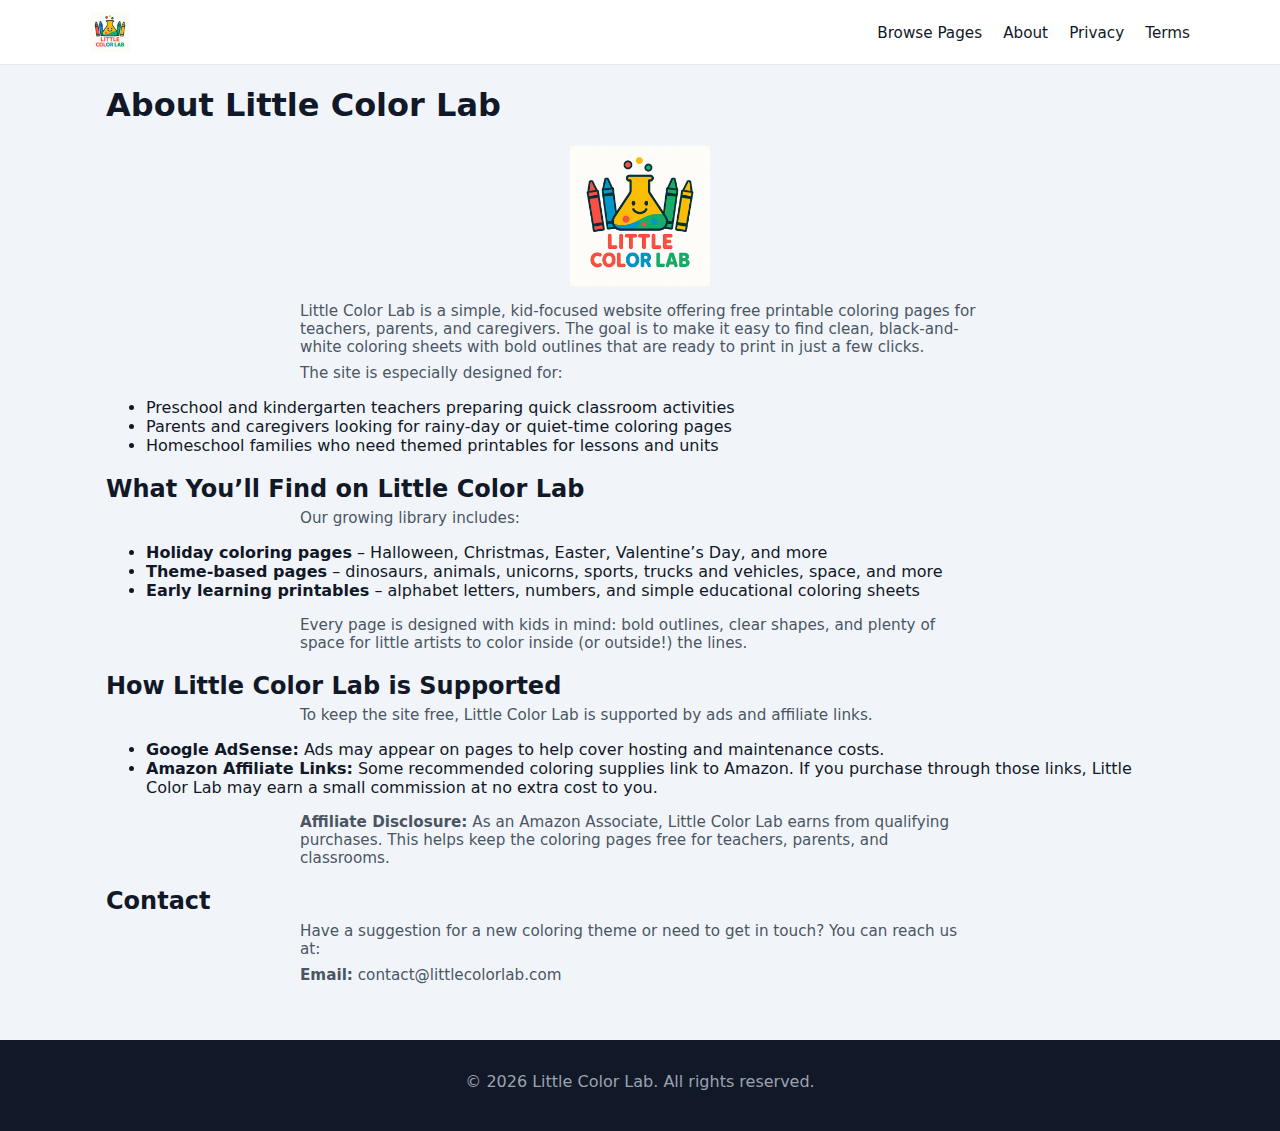
<file: about.html>
<!DOCTYPE html>
<html lang="en">
<head>
  <meta charset="UTF-8" />
  <title>About Little Color Lab | Free Printable Coloring Pages for Kids</title>

  <!-- Google AdSense -->
  <script async
    src="https://pagead2.googlesyndication.com/pagead/js/adsbygoogle.js?client=ca-pub-8509398148166447"
    crossorigin="anonymous">
  </script>

  <meta name="viewport" content="width=device-width, initial-scale=1" />
  <meta
    name="description"
    content="Learn about Little Color Lab, a free resource for printable coloring pages for kids. Created for busy teachers and parents who need quick, kid-friendly printables."
  />
  <meta name="robots" content="index,follow" />
  <meta name="author" content="Little Color Lab" />
  <link rel="canonical" href="https://littlecolorlab.com/about.html" />

  <!-- Favicons / manifest -->
  <link rel="apple-touch-icon" sizes="180x180" href="/apple-touch-icon.png" />
  <link rel="icon" type="image/png" sizes="96x96" href="/favicon-96x96.png" />
  <link rel="icon" type="image/svg+xml" href="/favicon.svg" />
  <link rel="shortcut icon" href="/favicon.ico" />
  <link rel="manifest" href="/site.webmanifest" />
  <meta name="theme-color" content="#ffffff" />

  <!-- Open Graph -->
  <meta property="og:title" content="About Little Color Lab | Free Printable Coloring Pages for Kids" />
  <meta property="og:description" content="Little Color Lab was created for busy teachers and parents who need clean, kid-friendly printable coloring pages without hassle." />
  <meta property="og:type" content="website" />
  <meta property="og:url" content="https://littlecolorlab.com/about.html" />
  <meta property="og:image" content="https://littlecolorlab.com/apple-touch-icon.png" />

  <!-- Twitter -->
  <meta name="twitter:card" content="summary_large_image" />
  <meta name="twitter:title" content="About Little Color Lab" />
  <meta name="twitter:description" content="Learn about Little Color Lab and our free printable coloring pages for kids." />
  <meta name="twitter:image" content="https://littlecolorlab.com/apple-touch-icon.png" />

  <link rel="stylesheet" href="styles.css?v=3" />
</head>

<body>
  <header class="site-header">
    <div class="container header-content">
      <div class="logo">
        <a href="/">
          <img src="/assets/logo/little-color-lab.png" alt="Little Color Lab Logo" class="site-logo" />
        </a>
      </div>
      <nav class="main-nav">
        <a href="/#browse">Browse Pages</a>
        <a href="/about.html">About</a>
        <a href="/privacy.html">Privacy</a>
        <a href="/terms.html">Terms</a>
      </nav>
    </div>
  </header>

  <main>
    <section class="about-section">
      <div class="container">
        <h1>About Little Color Lab</h1>

        <img
          src="/assets/logo/little-color-lab.png"
          alt="Little Color Lab Brand Mark"
          class="footer-logo"
          loading="lazy"
        />

        <p>
          Little Color Lab is a simple, kid-focused website offering free printable coloring pages
          for teachers, parents, and caregivers. The goal is to make it easy to find clean,
          black-and-white coloring sheets with bold outlines that are ready to print in just a few clicks.
        </p>

        <p>
          The site is especially designed for:
        </p>
        <ul>
          <li>Preschool and kindergarten teachers preparing quick classroom activities</li>
          <li>Parents and caregivers looking for rainy-day or quiet-time coloring pages</li>
          <li>Homeschool families who need themed printables for lessons and units</li>
        </ul>

        <h2>What You’ll Find on Little Color Lab</h2>
        <p>
          Our growing library includes:
        </p>
        <ul>
          <li><strong>Holiday coloring pages</strong> – Halloween, Christmas, Easter, Valentine’s Day, and more</li>
          <li><strong>Theme-based pages</strong> – dinosaurs, animals, unicorns, sports, trucks and vehicles, space, and more</li>
          <li><strong>Early learning printables</strong> – alphabet letters, numbers, and simple educational coloring sheets</li>
        </ul>

        <p>
          Every page is designed with kids in mind: bold outlines, clear shapes, and plenty of space
          for little artists to color inside (or outside!) the lines.
        </p>

        <h2>How Little Color Lab is Supported</h2>
        <p>
          To keep the site free, Little Color Lab is supported by ads and affiliate links.
        </p>
        <ul>
          <li>
            <strong>Google AdSense:</strong> Ads may appear on pages to help cover hosting and maintenance costs.
          </li>
          <li>
            <strong>Amazon Affiliate Links:</strong> Some recommended coloring supplies link to Amazon. If you purchase
            through those links, Little Color Lab may earn a small commission at no extra cost to you.
          </li>
        </ul>

        <p class="affiliate-disclosure">
          <strong>Affiliate Disclosure:</strong> As an Amazon Associate, Little Color Lab earns from qualifying purchases.
          This helps keep the coloring pages free for teachers, parents, and classrooms.
        </p>

        <h2>Contact</h2>
        <p>
          Have a suggestion for a new coloring theme or need to get in touch?
          You can reach us at:
        </p>
        <p>
          <strong>Email:</strong>
          <a href="mailto:contact@littlecolorlab.com">contact@littlecolorlab.com</a>
        </p>
      </div>
    </section>
  </main>

  <footer class="site-footer">
    <div class="container footer-content">
      <p>&copy; <span id="year"></span> Little Color Lab. All rights reserved.</p>
    </div>
  </footer>

  <script src="app.js?v=3"></script>
</body>
</html>
</file>
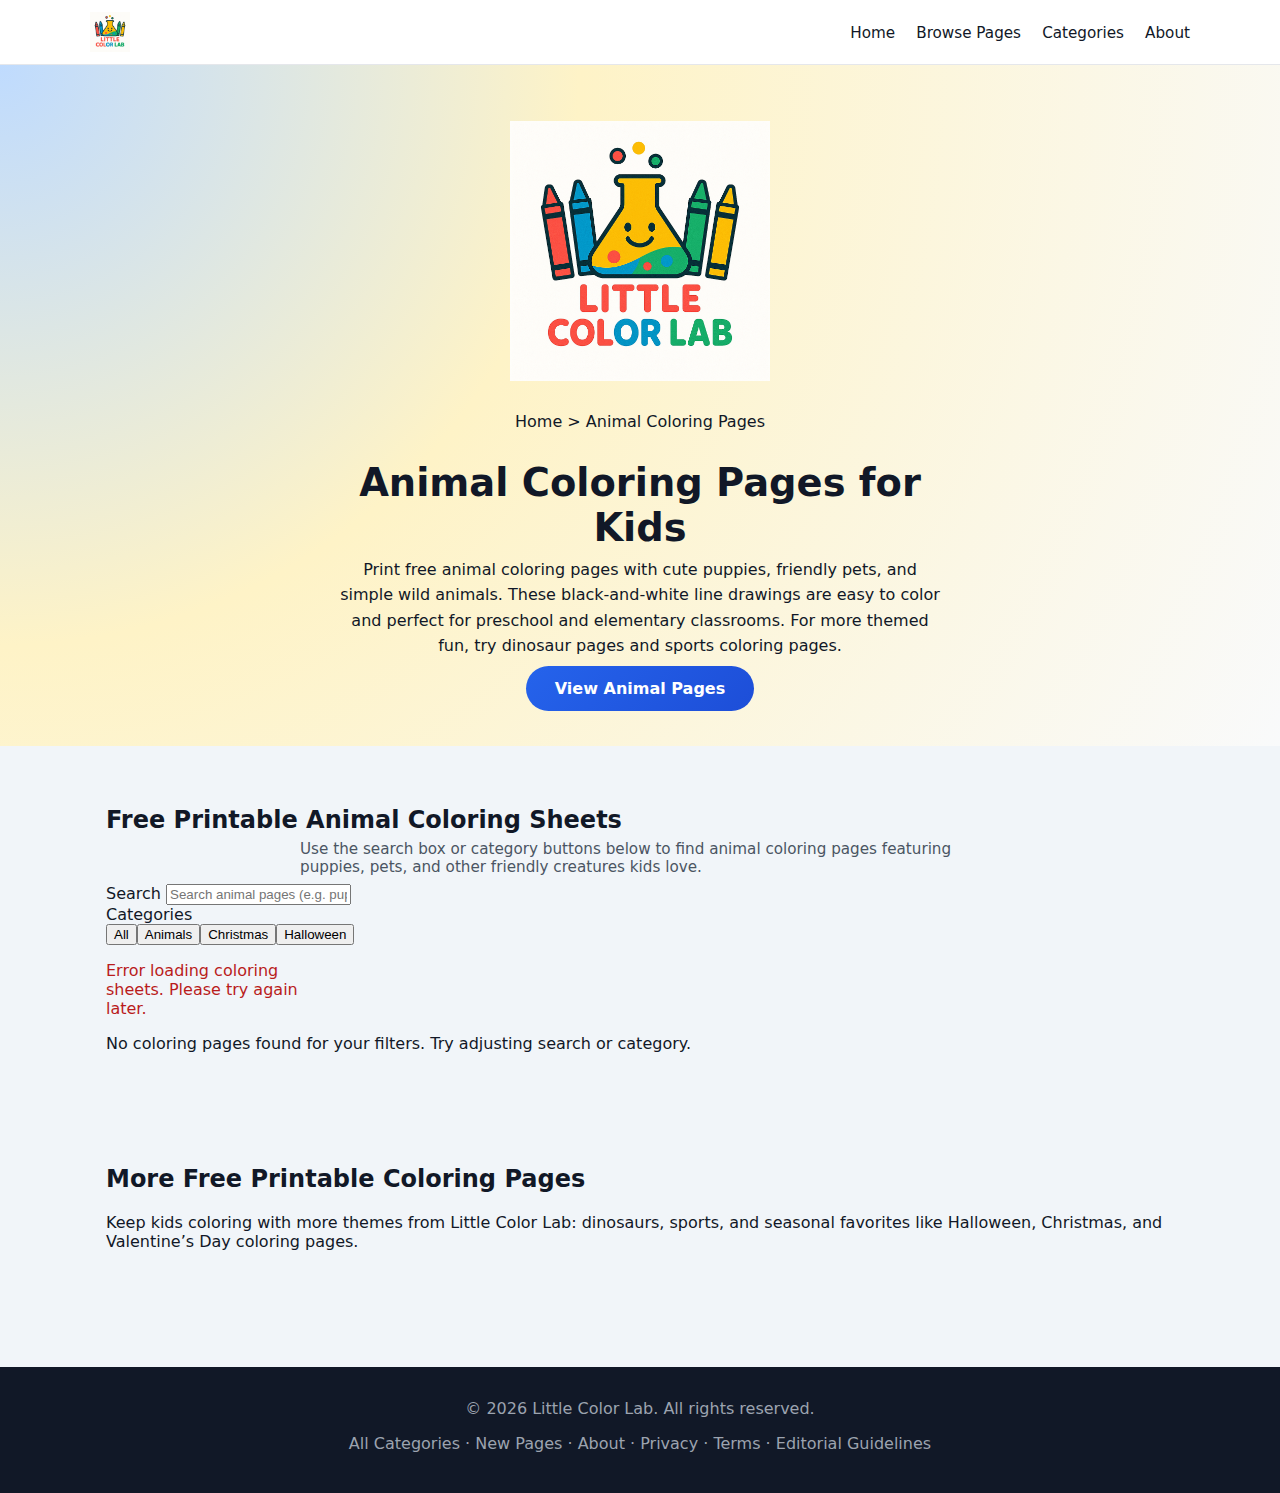
<file: animals-coloring-pages.html>
<!DOCTYPE html>
<html lang="en">
<head>
  <meta charset="UTF-8" />
  <title>Animal Coloring Pages | Little Color Lab</title>

  <meta name="viewport" content="width=device-width, initial-scale=1" />
  <meta
    name="description"
    content="Free printable animal coloring pages for kids. Cute pets, wild animals, and friendly creatures with bold outlines for easy coloring."
  />
  <link rel="canonical" href="https://littlecolorlab.com/animals-coloring-pages.html" />
  <meta name="robots" content="index,follow" />

  <!-- Favicon bundle -->
  <link rel="apple-touch-icon" sizes="180x180" href="/apple-touch-icon.png" />
  <link rel="icon" type="image/png" sizes="96x96" href="/favicon-96x96.png" />
  <link rel="icon" type="image/svg+xml" href="/favicon.svg" />
  <link rel="shortcut icon" href="/favicon.ico" />
  <link rel="manifest" href="/site.webmanifest" />
  <meta name="theme-color" content="#ffffff" />

  <!-- Open Graph -->
  <meta property="og:title" content="Animal Coloring Pages | Little Color Lab" />
  <meta property="og:description" content="Free printable animal coloring sheets for kids—cute puppies, jungle animals, and more friendly creatures." />
  <meta property="og:type" content="website" />
  <meta property="og:url" content="https://littlecolorlab.com/animals-coloring-pages.html" />
  <meta property="og:image" content="https://littlecolorlab.com/apple-touch-icon.png" />

  <!-- Breadcrumb structured data -->
  <script type="application/ld+json">
  {
    "@context": "https://schema.org",
    "@type": "BreadcrumbList",
    "itemListElement": [
      {
        "@type": "ListItem",
        "position": 1,
        "name": "Home",
        "item": "https://littlecolorlab.com/"
      },
      {
        "@type": "ListItem",
        "position": 2,
        "name": "Animal Coloring Pages",
        "item": "https://littlecolorlab.com/animals-coloring-pages.html"
      }
    ]
  }
  </script>

  <!-- Google AdSense -->
  <script async
    src="https://pagead2.googlesyndication.com/pagead/js/adsbygoogle.js?client=ca-pub-8509398148166447"
    crossorigin="anonymous">
  </script>

  <link rel="stylesheet" href="styles.css?v=4" />
</head>

<body data-default-category="Animals">
  <header class="site-header">
    <div class="container header-content">
      <div class="logo">
        <img src="/assets/logo/little-color-lab.png" alt="Little Color Lab Logo" class="site-logo" />
      </div>
      <nav class="main-nav">
        <a href="/">Home</a>
        <a href="/#browse">Browse Pages</a>
        <a href="/#categories">Categories</a>
        <a href="/about.html">About</a>
      </nav>
    </div>
  </header>

  <main>
    <!-- Hero -->
    <section class="hero">
      <div class="container hero-content">
        <img
          src="/assets/logo/little-color-lab.png"
          alt="Little Color Lab Logo"
          class="hero-logo"
          loading="lazy"
        />
        <div class="hero-text">
          <p class="breadcrumb">
            <a href="/">Home</a> &gt; Animal Coloring Pages
          </p>
          <h1>Animal Coloring Pages for Kids</h1>
          <p>
            Print free animal coloring pages with cute puppies, friendly pets, and simple wild animals.
            These black-and-white line drawings are easy to color and perfect for preschool and
            elementary classrooms. For more themed fun, try
            <a href="/dinosaurs-coloring-pages.html">dinosaur pages</a> and
            <a href="/sports-coloring-pages.html">sports coloring pages</a>.
          </p>
          <a href="#browse" class="btn-primary">View Animal Pages</a>
        </div>
      </div>
    </section>

    <!-- Browse Animal Pages -->
    <section id="browse" class="browse-section">
      <div class="container">
        <header class="section-header">
          <h2>Free Printable Animal Coloring Sheets</h2>
          <p>
            Use the search box or category buttons below to find animal coloring pages
            featuring puppies, pets, and other friendly creatures kids love.
          </p>
        </header>

        <div class="filters">
          <div class="filter-group">
            <label for="search">Search</label>
            <input
              type="text"
              id="search"
              placeholder="Search animal pages (e.g. puppy, dog, pet)"
            />
          </div>

          <div class="filter-group">
            <span class="filter-label">Categories</span>
            <div id="category-buttons" class="category-buttons">
              <!-- Filled by JS -->
            </div>
          </div>
        </div>

        <div id="grid" class="sheet-grid"></div>
        <div id="emptyState" class="empty-state hidden">
          No coloring pages found for your filters. Try adjusting search or category.
        </div>
      </div>
    </section>

    <!-- Explore More Categories -->
    <section class="browse-section">
      <div class="container">
        <h2>More Free Printable Coloring Pages</h2>
        <p>
          Keep kids coloring with more themes from Little Color Lab:
          <a href="/dinosaurs-coloring-pages.html">dinosaurs</a>,
          <a href="/sports-coloring-pages.html">sports</a>, and seasonal favorites like
          <a href="/halloween-coloring-pages.html">Halloween</a>,
          <a href="/christmas-coloring-pages.html">Christmas</a>, and
          <a href="/valentines-coloring-pages.html">Valentine’s Day coloring pages</a>.
        </p>
      </div>
    </section>
  </main>

<!-- Footer -->
<footer class="site-footer">
  <div class="container footer-content">
    <p>&copy; <span id="year"></span> Little Color Lab. All rights reserved.</p>
    <p>
      <a href="/#categories">All Categories</a> ·
      <a href="/#new">New Pages</a> ·
      <a href="/about.html">About</a> ·
      <a href="/privacy.html">Privacy</a> ·
      <a href="/terms.html">Terms</a> ·
      <a href="/editorial-guidelines.html">Editorial Guidelines</a>
    </p>
  </div>
</footer>

  <script src="app.js?v=4"></script>
</body>
</html>
</file>
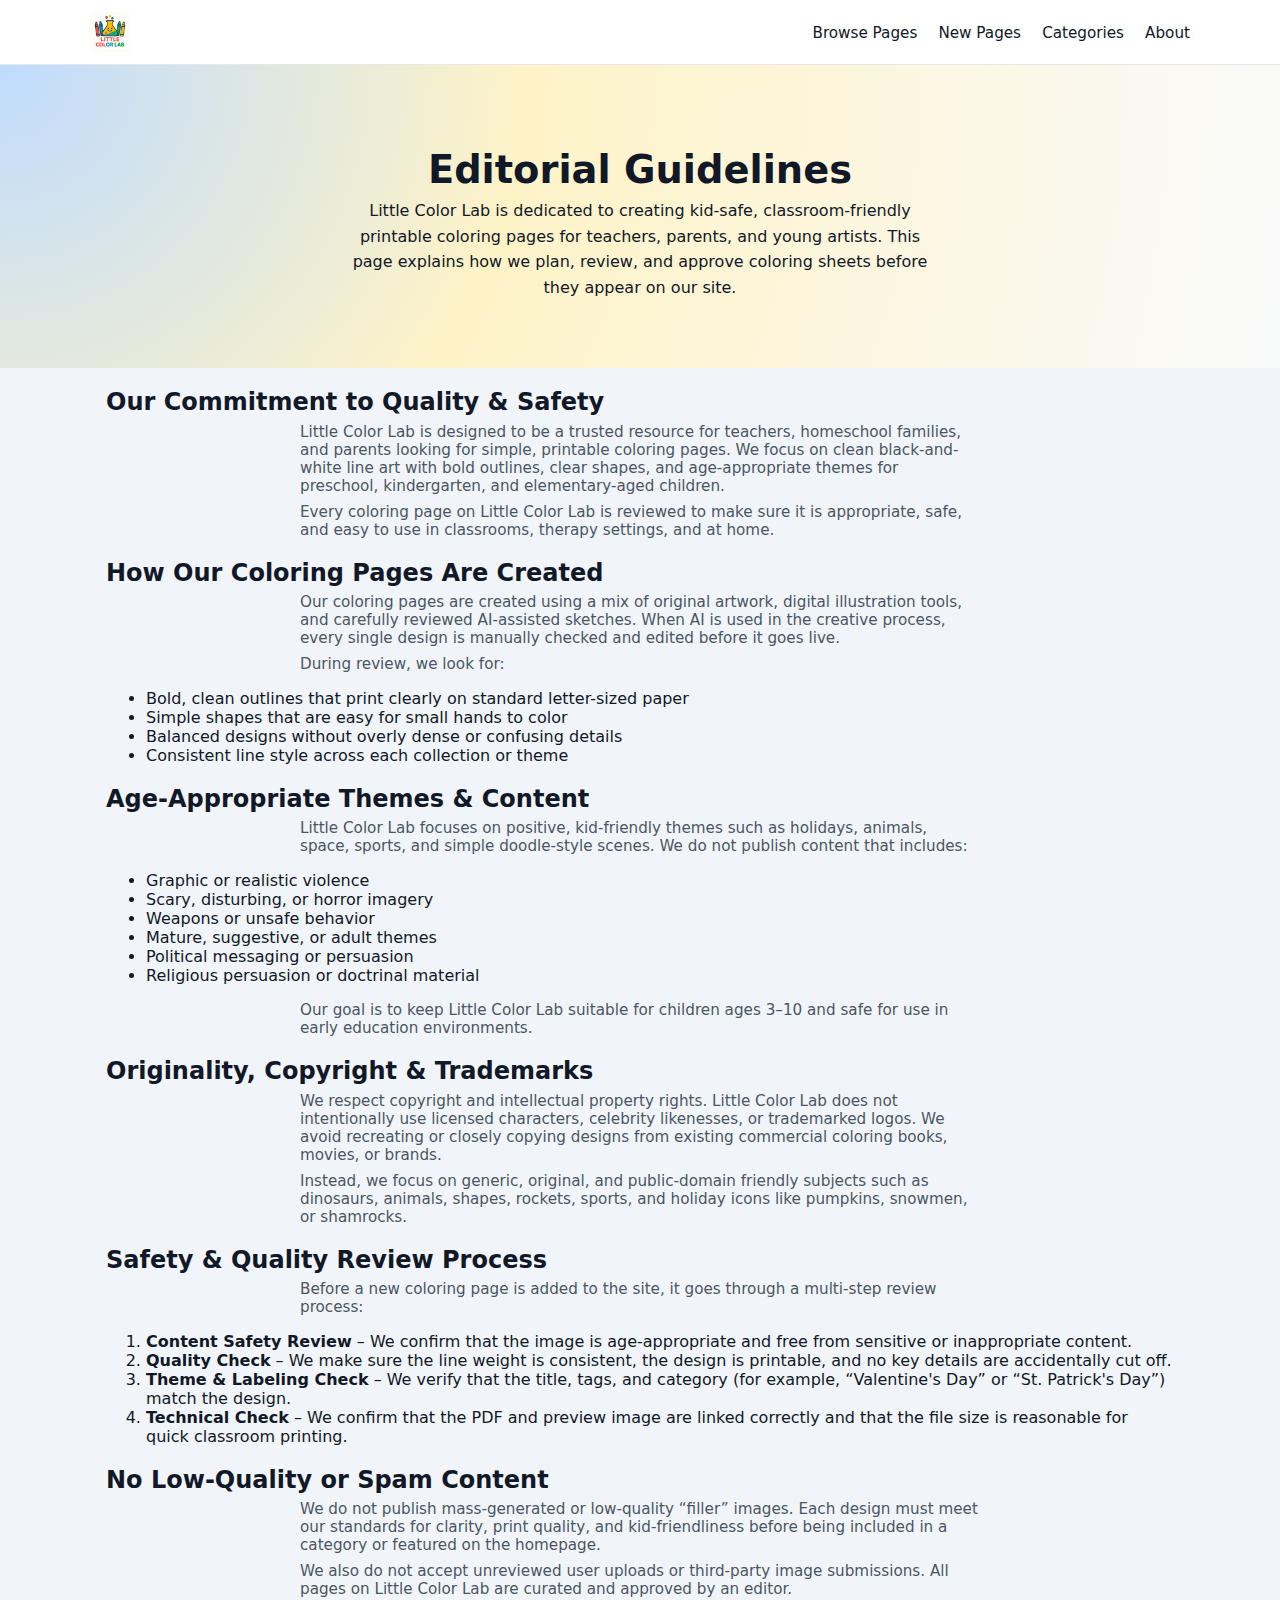
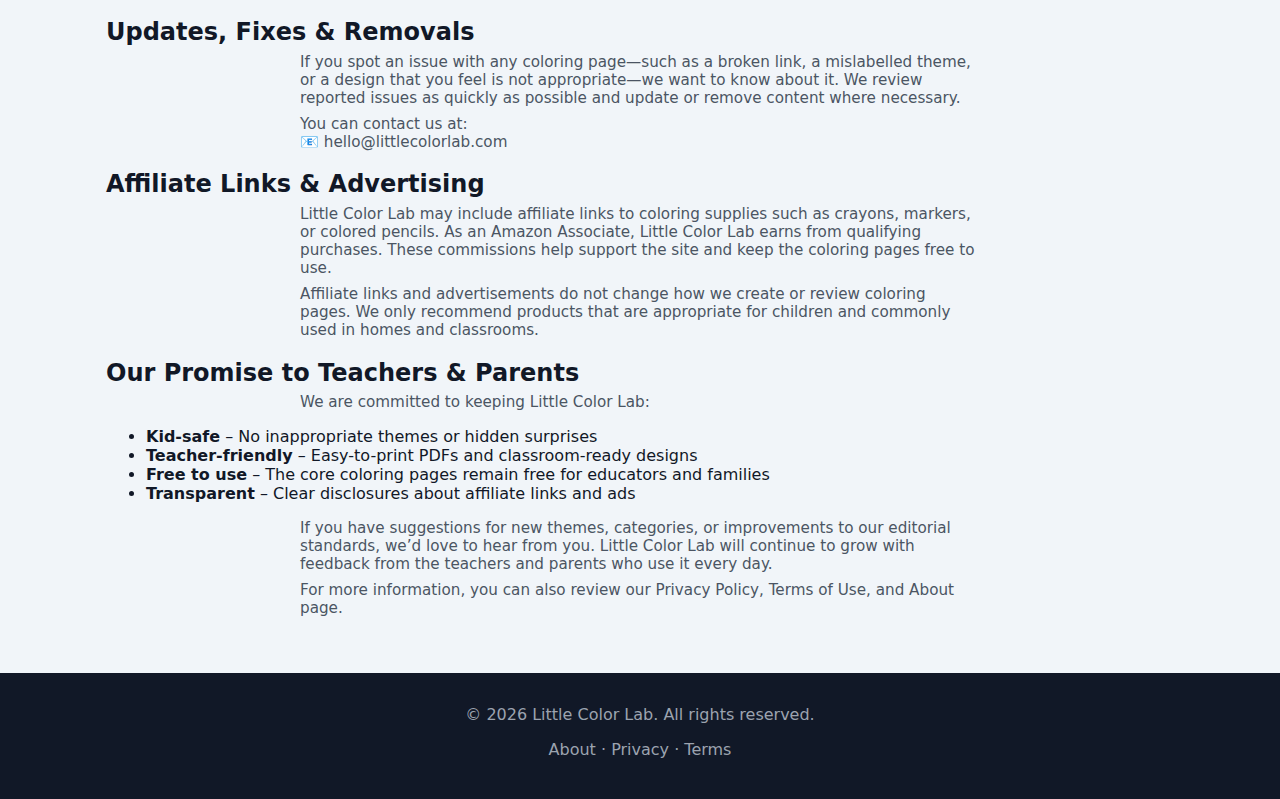
<file: editorial-guidelines.html>
<!DOCTYPE html>
<html lang="en">
<head>
  <meta charset="UTF-8" />
  <title>Editorial Guidelines | Little Color Lab</title>

  <!-- Basic SEO -->
  <meta name="viewport" content="width=device-width, initial-scale=1" />
  <meta
    name="description"
    content="Learn how Little Color Lab creates and reviews kid-safe printable coloring pages. Read about our editorial standards, safety checks, and content guidelines for teachers and parents."
  />
  <meta name="robots" content="index,follow" />
  <meta name="author" content="Little Color Lab" />
  <link rel="canonical" href="https://littlecolorlab.com/editorial-guidelines.html" />

  <!-- FAVICONS -->
  <link rel="apple-touch-icon" sizes="180x180" href="/apple-touch-icon.png" />
  <link rel="icon" type="image/png" sizes="96x96" href="/favicon-96x96.png" />
  <link rel="icon" type="image/svg+xml" href="/favicon.svg" />
  <link rel="shortcut icon" href="/favicon.ico" />
  <link rel="manifest" href="/site.webmanifest" />
  <meta name="theme-color" content="#ffffff" />

  <!-- Open Graph -->
  <meta property="og:title" content="Editorial Guidelines | Little Color Lab" />
  <meta property="og:description" content="See how Little Color Lab keeps printable coloring pages kid-safe, classroom-friendly, and high quality through clear editorial and safety guidelines." />
  <meta property="og:type" content="website" />
  <meta property="og:url" content="https://littlecolorlab.com/editorial-guidelines.html" />
  <meta property="og:image" content="https://littlecolorlab.com/apple-touch-icon.png" />
  <meta property="og:site_name" content="Little Color Lab" />

  <!-- Twitter Card -->
  <meta name="twitter:card" content="summary_large_image" />
  <meta name="twitter:title" content="Editorial Guidelines | Little Color Lab" />
  <meta name="twitter:description" content="Learn how Little Color Lab reviews and approves kid-safe printable coloring pages for teachers and parents." />
  <meta name="twitter:image" content="https://littlecolorlab.com/apple-touch-icon.png" />

  <!-- Structured Data (Article / Info Page) -->
  <script type="application/ld+json">
  {
    "@context": "https://schema.org",
    "@type": "WebPage",
    "name": "Editorial Guidelines",
    "url": "https://littlecolorlab.com/editorial-guidelines.html",
    "description": "Editorial standards and safety guidelines for Little Color Lab printable coloring pages.",
    "publisher": {
      "@type": "Organization",
      "name": "Little Color Lab",
      "url": "https://littlecolorlab.com/"
    }
  }
  </script>

  <!-- Styles -->
  <link rel="stylesheet" href="styles.css?v=4" />
</head>

<body>
  <!-- Header -->
  <header class="site-header">
    <div class="container header-content">
      <div class="logo">
        <a href="/">
          <img
            src="/assets/logo/little-color-lab.png"
            alt="Little Color Lab Logo - Printable Coloring Pages"
            class="site-logo"
          />
        </a>
      </div>
      <nav class="main-nav">
        <a href="/#browse">Browse Pages</a>
        <a href="/#new">New Pages</a>
        <a href="/#categories">Categories</a>
        <a href="/about.html">About</a>
      </nav>
    </div>
  </header>

  <main>
    <!-- Hero / Intro -->
    <section class="hero">
      <div class="container hero-content">
        <div class="hero-text">
          <h1>Editorial Guidelines</h1>
          <p>
            Little Color Lab is dedicated to creating kid-safe, classroom-friendly printable coloring pages
            for teachers, parents, and young artists. This page explains how we plan, review, and approve
            coloring sheets before they appear on our site.
          </p>
        </div>
      </div>
    </section>

    <!-- Editorial Guidelines Content -->
    <section class="about-section">
      <div class="container">
        <h2>Our Commitment to Quality &amp; Safety</h2>
        <p>
          Little Color Lab is designed to be a trusted resource for teachers, homeschool families,
          and parents looking for simple, printable coloring pages. We focus on clean black-and-white
          line art with bold outlines, clear shapes, and age-appropriate themes for preschool,
          kindergarten, and elementary-aged children.
        </p>
        <p>
          Every coloring page on Little Color Lab is reviewed to make sure it is appropriate, safe,
          and easy to use in classrooms, therapy settings, and at home.
        </p>

        <h2>How Our Coloring Pages Are Created</h2>
        <p>
          Our coloring pages are created using a mix of original artwork, digital illustration tools,
          and carefully reviewed AI-assisted sketches. When AI is used in the creative process, every
          single design is manually checked and edited before it goes live.
        </p>
        <p>
          During review, we look for:
        </p>
        <ul>
          <li>Bold, clean outlines that print clearly on standard letter-sized paper</li>
          <li>Simple shapes that are easy for small hands to color</li>
          <li>Balanced designs without overly dense or confusing details</li>
          <li>Consistent line style across each collection or theme</li>
        </ul>

        <h2>Age-Appropriate Themes &amp; Content</h2>
        <p>
          Little Color Lab focuses on positive, kid-friendly themes such as holidays, animals, space,
          sports, and simple doodle-style scenes. We do not publish content that includes:
        </p>
        <ul>
          <li>Graphic or realistic violence</li>
          <li>Scary, disturbing, or horror imagery</li>
          <li>Weapons or unsafe behavior</li>
          <li>Mature, suggestive, or adult themes</li>
          <li>Political messaging or persuasion</li>
          <li>Religious persuasion or doctrinal material</li>
        </ul>
        <p>
          Our goal is to keep Little Color Lab suitable for children ages 3–10 and safe for use in
          early education environments.
        </p>

        <h2>Originality, Copyright &amp; Trademarks</h2>
        <p>
          We respect copyright and intellectual property rights. Little Color Lab does not intentionally
          use licensed characters, celebrity likenesses, or trademarked logos. We avoid recreating or
          closely copying designs from existing commercial coloring books, movies, or brands.
        </p>
        <p>
          Instead, we focus on generic, original, and public-domain friendly subjects such as dinosaurs,
          animals, shapes, rockets, sports, and holiday icons like pumpkins, snowmen, or shamrocks.
        </p>

        <h2>Safety &amp; Quality Review Process</h2>
        <p>
          Before a new coloring page is added to the site, it goes through a multi-step review process:
        </p>
        <ol>
          <li><strong>Content Safety Review</strong> – We confirm that the image is age-appropriate and free from sensitive or inappropriate content.</li>
          <li><strong>Quality Check</strong> – We make sure the line weight is consistent, the design is printable, and no key details are accidentally cut off.</li>
          <li><strong>Theme &amp; Labeling Check</strong> – We verify that the title, tags, and category (for example, “Valentine's Day” or “St. Patrick's Day”) match the design.</li>
          <li><strong>Technical Check</strong> – We confirm that the PDF and preview image are linked correctly and that the file size is reasonable for quick classroom printing.</li>
        </ol>

        <h2>No Low-Quality or Spam Content</h2>
        <p>
          We do not publish mass-generated or low-quality “filler” images. Each design must meet our
          standards for clarity, print quality, and kid-friendliness before being included in a category
          or featured on the homepage.
        </p>
        <p>
          We also do not accept unreviewed user uploads or third-party image submissions. All pages on
          Little Color Lab are curated and approved by an editor.
        </p>

        <h2>Updates, Fixes &amp; Removals</h2>
        <p>
          If you spot an issue with any coloring page—such as a broken link, a mislabelled theme,
          or a design that you feel is not appropriate—we want to know about it. We review reported
          issues as quickly as possible and update or remove content where necessary.
        </p>
        <p>
          You can contact us at:
          <br />
          📧 <a href="mailto:hello@littlecolorlab.com">hello@littlecolorlab.com</a>
        </p>

        <h2>Affiliate Links &amp; Advertising</h2>
        <p>
          Little Color Lab may include affiliate links to coloring supplies such as crayons, markers,
          or colored pencils. As an Amazon Associate, Little Color Lab earns from qualifying purchases.
          These commissions help support the site and keep the coloring pages free to use.
        </p>
        <p>
          Affiliate links and advertisements do not change how we create or review coloring pages.
          We only recommend products that are appropriate for children and commonly used in homes
          and classrooms.
        </p>

        <h2>Our Promise to Teachers &amp; Parents</h2>
        <p>
          We are committed to keeping Little Color Lab:
        </p>
        <ul>
          <li><strong>Kid-safe</strong> – No inappropriate themes or hidden surprises</li>
          <li><strong>Teacher-friendly</strong> – Easy-to-print PDFs and classroom-ready designs</li>
          <li><strong>Free to use</strong> – The core coloring pages remain free for educators and families</li>
          <li><strong>Transparent</strong> – Clear disclosures about affiliate links and ads</li>
        </ul>
        <p>
          If you have suggestions for new themes, categories, or improvements to our editorial standards,
          we’d love to hear from you. Little Color Lab will continue to grow with feedback from the
          teachers and parents who use it every day.
        </p>

        <p>
          For more information, you can also review our
          <a href="/privacy.html">Privacy Policy</a>,
          <a href="/terms.html">Terms of Use</a>, and
          <a href="/about.html">About</a> page.
        </p>
      </div>
    </section>
  </main>

  <!-- Footer -->
  <footer class="site-footer">
    <div class="container footer-content">
      <p>&copy; <span id="year"></span> Little Color Lab. All rights reserved.</p>
      <p>
        <a href="/about.html">About</a> ·
        <a href="/privacy.html">Privacy</a> ·
        <a href="/terms.html">Terms</a>
      </p>
    </div>
  </footer>

  <script>
    // Simple year auto-update for this page
    const yearSpan = document.getElementById("year");
    if (yearSpan) {
      yearSpan.textContent = new Date().getFullYear();
    }
  </script>
</body>
</html>
</file>
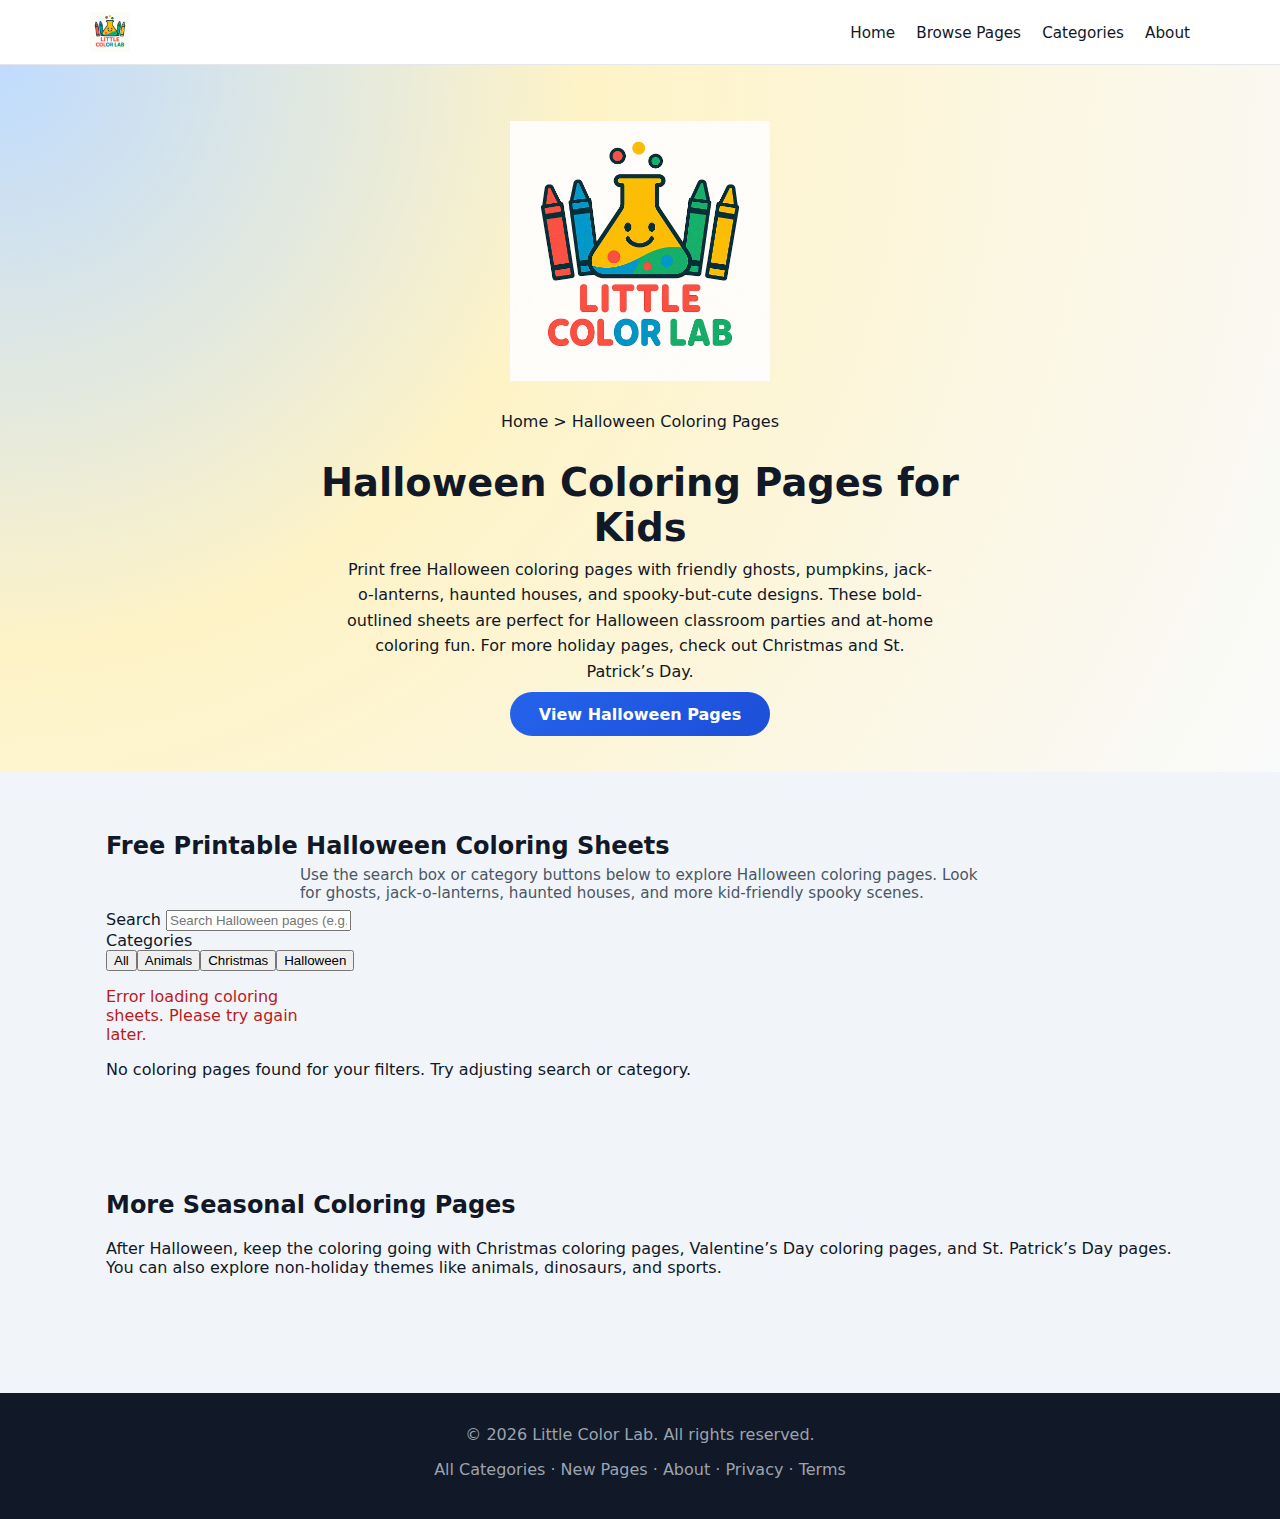
<file: halloween-coloring-pages.html>
<!DOCTYPE html>
<html lang="en">
<head>
  <meta charset="UTF-8" />
  <title>Halloween Coloring Pages | Little Color Lab</title>

  <meta name="viewport" content="width=device-width, initial-scale=1" />
  <meta
    name="description"
    content="Free printable Halloween coloring pages for kids. Ghosts, pumpkins, haunted houses, jack-o-lanterns, and spooky-but-cute designs for classrooms and home."
  />
  <link rel="canonical" href="https://littlecolorlab.com/halloween-coloring-pages.html" />
  <meta name="robots" content="index,follow" />

  <!-- Favicon bundle -->
  <link rel="apple-touch-icon" sizes="180x180" href="/apple-touch-icon.png" />
  <link rel="icon" type="image/png" sizes="96x96" href="/favicon-96x96.png" />
  <link rel="icon" type="image/svg+xml" href="/favicon.svg" />
  <link rel="shortcut icon" href="/favicon.ico" />
  <link rel="manifest" href="/site.webmanifest" />
  <meta name="theme-color" content="#ffffff" />

  <!-- Open Graph -->
  <meta property="og:title" content="Halloween Coloring Pages | Little Color Lab" />
  <meta property="og:description" content="Free printable Halloween coloring sheets for kids—ghosts, pumpkins, haunted houses, and friendly spooky designs." />
  <meta property="og:type" content="website" />
  <meta property="og:url" content="https://littlecolorlab.com/halloween-coloring-pages.html" />
  <meta property="og:image" content="https://littlecolorlab.com/apple-touch-icon.png" />

  <!-- Breadcrumb structured data -->
  <script type="application/ld+json">
  {
    "@context": "https://schema.org",
    "@type": "BreadcrumbList",
    "itemListElement": [
      {
        "@type": "ListItem",
        "position": 1,
        "name": "Home",
        "item": "https://littlecolorlab.com/"
      },
      {
        "@type": "ListItem",
        "position": 2,
        "name": "Halloween Coloring Pages",
        "item": "https://littlecolorlab.com/halloween-coloring-pages.html"
      }
    ]
  }
  </script>

  <!-- Google AdSense -->
  <script async
    src="https://pagead2.googlesyndication.com/pagead/js/adsbygoogle.js?client=ca-pub-8509398148166447"
    crossorigin="anonymous">
  </script>

  <link rel="stylesheet" href="styles.css?v=4" />
</head>

<body data-default-category="Halloween">
  <header class="site-header">
    <div class="container header-content">
      <div class="logo">
        <img src="/assets/logo/little-color-lab.png" alt="Little Color Lab Logo" class="site-logo" />
      </div>
      <nav class="main-nav">
        <a href="/">Home</a>
        <a href="/#browse">Browse Pages</a>
        <a href="/#categories">Categories</a>
        <a href="/about.html">About</a>
      </nav>
    </div>
  </header>

  <main>
    <!-- Hero -->
    <section class="hero">
      <div class="container hero-content">
        <img
          src="/assets/logo/little-color-lab.png"
          alt="Little Color Lab Logo"
          class="hero-logo"
          loading="lazy"
        />
        <div class="hero-text">
          <p class="breadcrumb">
            <a href="/">Home</a> &gt; Halloween Coloring Pages
          </p>
          <h1>Halloween Coloring Pages for Kids</h1>
          <p>
            Print free Halloween coloring pages with friendly ghosts, pumpkins, jack-o-lanterns,
            haunted houses, and spooky-but-cute designs. These bold-outlined sheets are perfect
            for Halloween classroom parties and at-home coloring fun. For more holiday pages,
            check out <a href="/christmas-coloring-pages.html">Christmas</a> and
            <a href="/stpatricksday-coloring-pages.html">St. Patrick’s Day</a>.
          </p>
          <a href="#browse" class="btn-primary">View Halloween Pages</a>
        </div>
      </div>
    </section>

    <!-- Browse Halloween Pages -->
    <section id="browse" class="browse-section">
      <div class="container">
        <header class="section-header">
          <h2>Free Printable Halloween Coloring Sheets</h2>
          <p>
            Use the search box or category buttons below to explore Halloween coloring pages.
            Look for ghosts, jack-o-lanterns, haunted houses, and more kid-friendly spooky scenes.
          </p>
        </header>

        <div class="filters">
          <div class="filter-group">
            <label for="search">Search</label>
            <input
              type="text"
              id="search"
              placeholder="Search Halloween pages (e.g. ghost, pumpkin, haunted house)"
            />
          </div>

          <div class="filter-group">
            <span class="filter-label">Categories</span>
            <div id="category-buttons" class="category-buttons">
              <!-- Filled by JS -->
            </div>
          </div>
        </div>

        <div id="grid" class="sheet-grid"></div>
        <div id="emptyState" class="empty-state hidden">
          No coloring pages found for your filters. Try adjusting search or category.
        </div>
      </div>
    </section>

    <!-- Explore More Categories -->
    <section class="browse-section">
      <div class="container">
        <h2>More Seasonal Coloring Pages</h2>
        <p>
          After Halloween, keep the coloring going with
          <a href="/christmas-coloring-pages.html">Christmas coloring pages</a>,
          <a href="/valentines-coloring-pages.html">Valentine’s Day coloring pages</a>, and
          <a href="/stpatricksday-coloring-pages.html">St. Patrick’s Day pages</a>.
          You can also explore non-holiday themes like
          <a href="/animals-coloring-pages.html">animals</a>,
          <a href="/dinosaurs-coloring-pages.html">dinosaurs</a>, and
          <a href="/sports-coloring-pages.html">sports</a>.
        </p>
      </div>
    </section>
  </main>

  <footer class="site-footer">
    <div class="container footer-content">
      <p>&copy; <span id="year"></span> Little Color Lab. All rights reserved.</p>
      <p>
        <a href="/#categories">All Categories</a> ·
        <a href="/#new">New Pages</a> ·
        <a href="/about.html">About</a> ·
        <a href="/privacy.html">Privacy</a> ·
        <a href="/terms.html">Terms</a>
      </p>
    </div>
  </footer>

  <script src="app.js?v=4"></script>
</body>
</html>
</file>
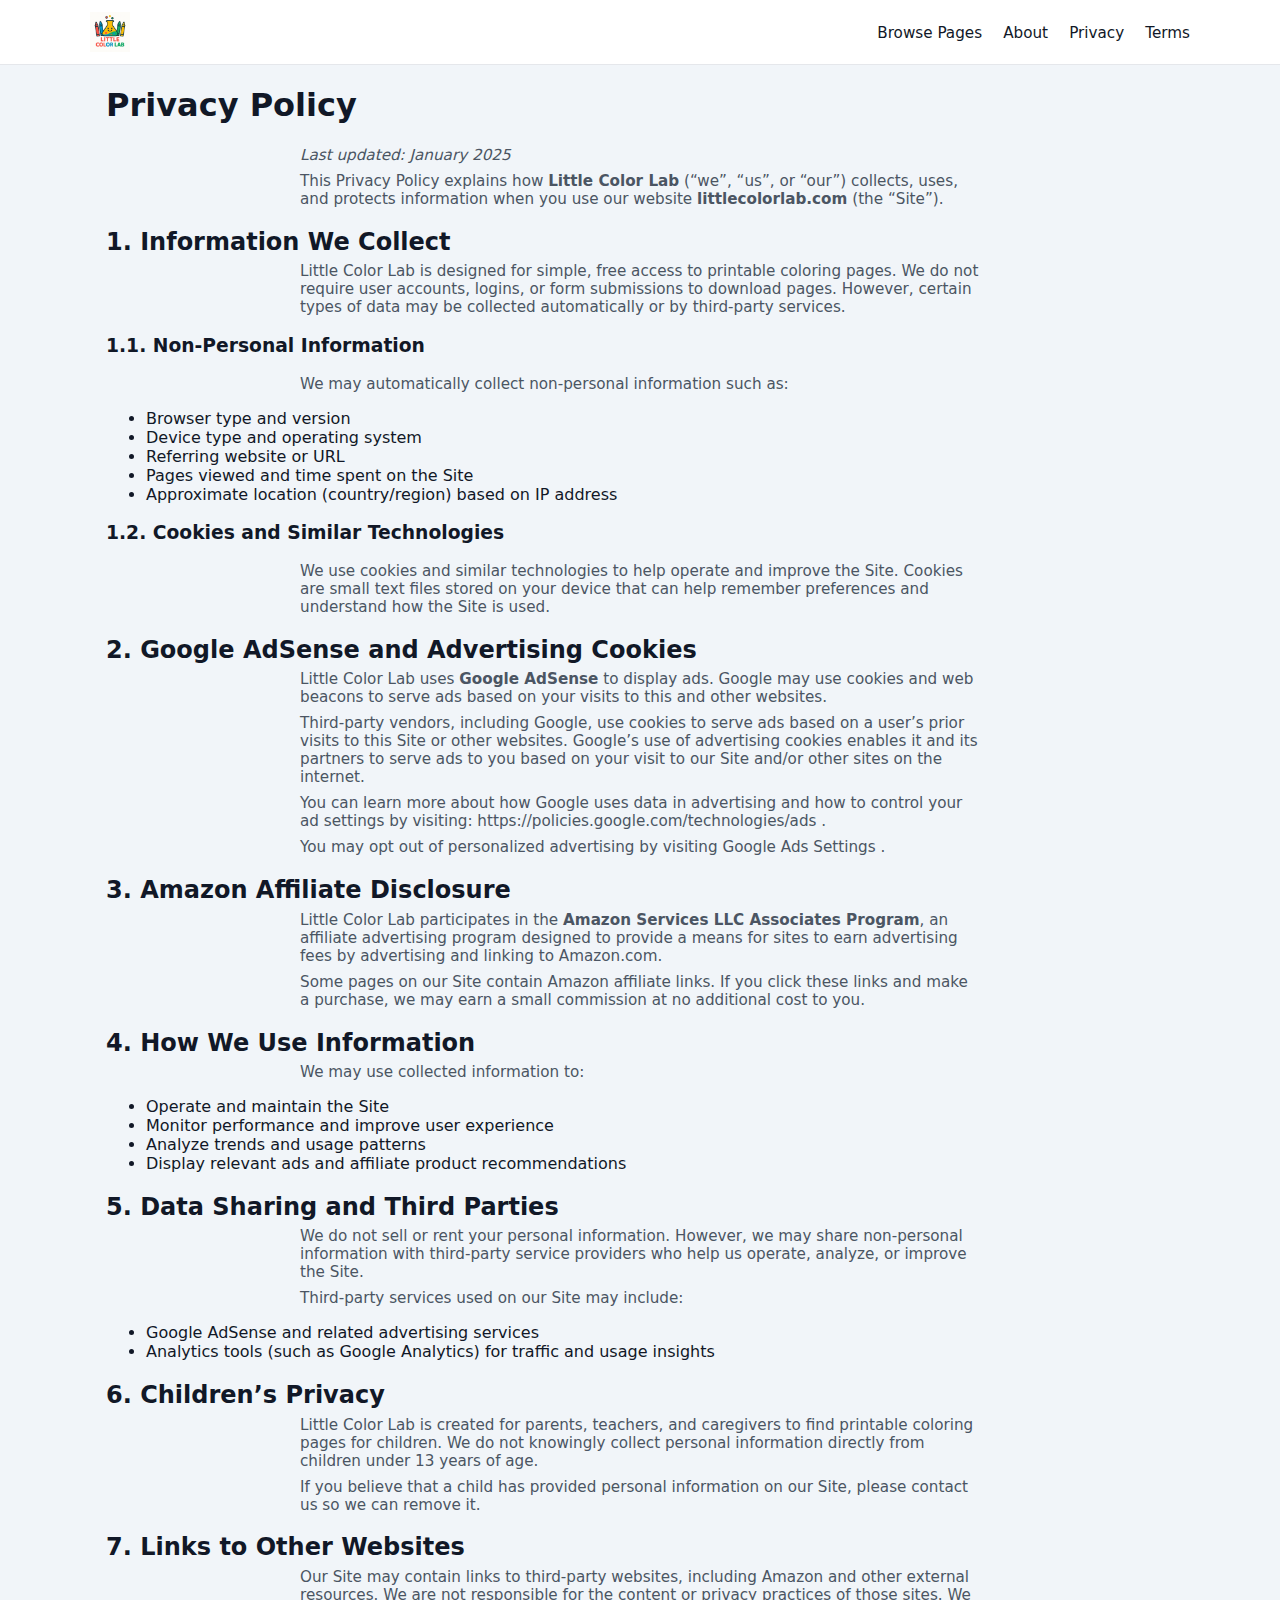
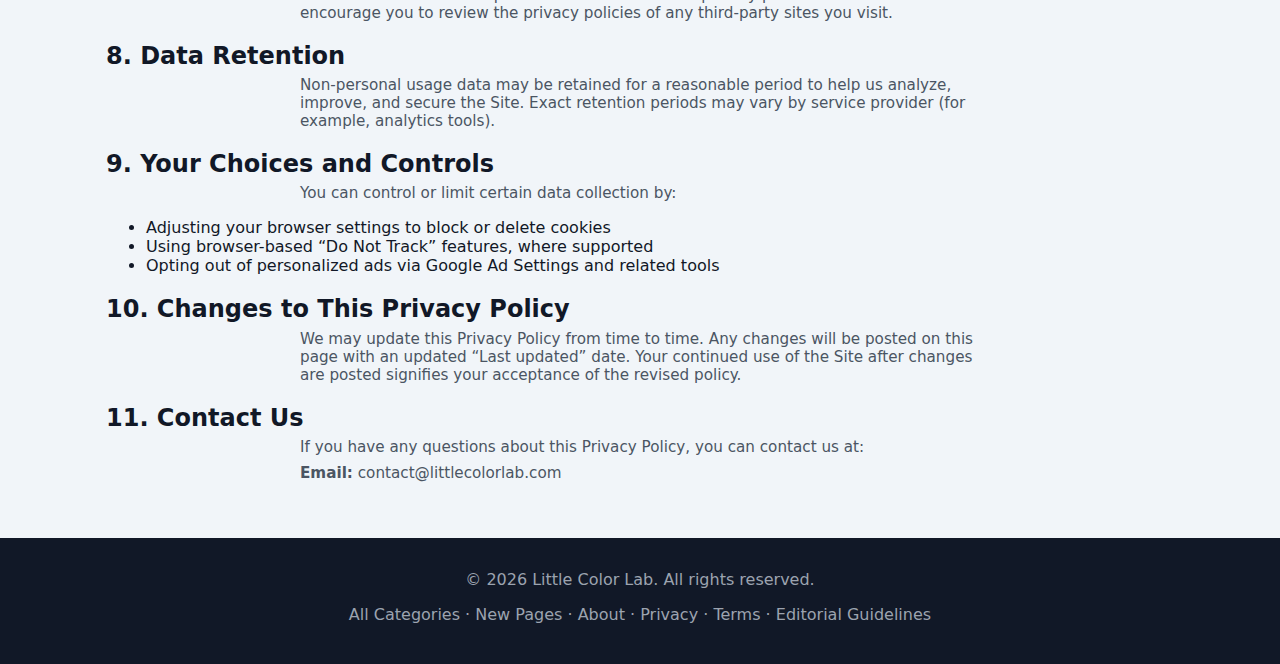
<file: privacy.html>
<!DOCTYPE html>
<html lang="en">
<head>
  <meta charset="UTF-8" />
  <title>Privacy Policy | Little Color Lab</title>

  <!-- Google AdSense -->
  <script async
    src="https://pagead2.googlesyndication.com/pagead/js/adsbygoogle.js?client=ca-pub-8509398148166447"
    crossorigin="anonymous">
  </script>

  <meta name="viewport" content="width=device-width, initial-scale=1" />
  <meta
    name="description"
    content="Read the privacy policy for Little Color Lab. Learn how we use cookies, Google AdSense, and affiliate links to support our free printable coloring pages for kids."
  />
  <meta name="robots" content="index,follow" />
  <meta name="author" content="Little Color Lab" />
  <link rel="canonical" href="https://littlecolorlab.com/privacy.html" />

  <!-- Favicons / manifest -->
  <link rel="apple-touch-icon" sizes="180x180" href="/apple-touch-icon.png" />
  <link rel="icon" type="image/png" sizes="96x96" href="/favicon-96x96.png" />
  <link rel="icon" type="image/svg+xml" href="/favicon.svg" />
  <link rel="shortcut icon" href="/favicon.ico" />
  <link rel="manifest" href="/site.webmanifest" />
  <meta name="theme-color" content="#ffffff" />

  <!-- Open Graph -->
  <meta property="og:title" content="Privacy Policy | Little Color Lab" />
  <meta property="og:description" content="Learn how Little Color Lab uses cookies, Google AdSense, and affiliate links to support free printable coloring pages." />
  <meta property="og:type" content="website" />
  <meta property="og:url" content="https://littlecolorlab.com/privacy.html" />
  <meta property="og:image" content="https://littlecolorlab.com/apple-touch-icon.png" />

  <!-- Twitter -->
  <meta name="twitter:card" content="summary_large_image" />
  <meta name="twitter:title" content="Privacy Policy | Little Color Lab" />
  <meta name="twitter:description" content="Privacy policy for Little Color Lab, including cookies, ads, and affiliate disclosures." />
  <meta name="twitter:image" content="https://littlecolorlab.com/apple-touch-icon.png" />

  <link rel="stylesheet" href="styles.css?v=3" />
</head>

<body>
  <header class="site-header">
    <div class="container header-content">
      <div class="logo">
        <a href="/">
          <img src="/assets/logo/little-color-lab.png" alt="Little Color Lab Logo" class="site-logo" />
        </a>
      </div>
      <nav class="main-nav">
        <a href="/#browse">Browse Pages</a>
        <a href="/about.html">About</a>
        <a href="/privacy.html">Privacy</a>
        <a href="/terms.html">Terms</a>
      </nav>
    </div>
  </header>

  <main>
    <section class="about-section">
      <div class="container">
        <h1>Privacy Policy</h1>
        <p><em>Last updated: <!-- You can update this date manually -->January 2025</em></p>

        <p>
          This Privacy Policy explains how <strong>Little Color Lab</strong> (“we”, “us”, or “our”) collects,
          uses, and protects information when you use our website <strong>littlecolorlab.com</strong>
          (the “Site”).
        </p>

        <h2>1. Information We Collect</h2>
        <p>
          Little Color Lab is designed for simple, free access to printable coloring pages. We do not require
          user accounts, logins, or form submissions to download pages. However, certain types of data may be
          collected automatically or by third-party services.
        </p>

        <h3>1.1. Non-Personal Information</h3>
        <p>
          We may automatically collect non-personal information such as:
        </p>
        <ul>
          <li>Browser type and version</li>
          <li>Device type and operating system</li>
          <li>Referring website or URL</li>
          <li>Pages viewed and time spent on the Site</li>
          <li>Approximate location (country/region) based on IP address</li>
        </ul>

        <h3>1.2. Cookies and Similar Technologies</h3>
        <p>
          We use cookies and similar technologies to help operate and improve the Site. Cookies are small text
          files stored on your device that can help remember preferences and understand how the Site is used.
        </p>

        <h2>2. Google AdSense and Advertising Cookies</h2>
        <p>
          Little Color Lab uses <strong>Google AdSense</strong> to display ads. Google may use cookies and web
          beacons to serve ads based on your visits to this and other websites.
        </p>
        <p>
          Third-party vendors, including Google, use cookies to serve ads based on a user’s prior visits to this
          Site or other websites. Google’s use of advertising cookies enables it and its partners to serve ads
          to you based on your visit to our Site and/or other sites on the internet.
        </p>
        <p>
          You can learn more about how Google uses data in advertising and how to control your ad settings by
          visiting:
          <a href="https://policies.google.com/technologies/ads" target="_blank" rel="noopener">
            https://policies.google.com/technologies/ads
          </a>.
        </p>
        <p>
          You may opt out of personalized advertising by visiting
          <a href="https://www.google.com/settings/ads" target="_blank" rel="noopener">
            Google Ads Settings
          </a>.
        </p>

        <h2>3. Amazon Affiliate Disclosure</h2>
        <p>
          Little Color Lab participates in the <strong>Amazon Services LLC Associates Program</strong>, an
          affiliate advertising program designed to provide a means for sites to earn advertising fees by
          advertising and linking to Amazon.com.
        </p>
        <p>
          Some pages on our Site contain Amazon affiliate links. If you click these links and make a purchase,
          we may earn a small commission at no additional cost to you.
        </p>

        <h2>4. How We Use Information</h2>
        <p>We may use collected information to:</p>
        <ul>
          <li>Operate and maintain the Site</li>
          <li>Monitor performance and improve user experience</li>
          <li>Analyze trends and usage patterns</li>
          <li>Display relevant ads and affiliate product recommendations</li>
        </ul>

        <h2>5. Data Sharing and Third Parties</h2>
        <p>
          We do not sell or rent your personal information. However, we may share non-personal information with
          third-party service providers who help us operate, analyze, or improve the Site.
        </p>
        <p>
          Third-party services used on our Site may include:
        </p>
        <ul>
          <li>Google AdSense and related advertising services</li>
          <li>Analytics tools (such as Google Analytics) for traffic and usage insights</li>
        </ul>

        <h2>6. Children’s Privacy</h2>
        <p>
          Little Color Lab is created for parents, teachers, and caregivers to find printable coloring pages for
          children. We do not knowingly collect personal information directly from children under 13 years of age.
        </p>
        <p>
          If you believe that a child has provided personal information on our Site, please contact us so we can
          remove it.
        </p>

        <h2>7. Links to Other Websites</h2>
        <p>
          Our Site may contain links to third-party websites, including Amazon and other external resources.
          We are not responsible for the content or privacy practices of those sites. We encourage you to review
          the privacy policies of any third-party sites you visit.
        </p>

        <h2>8. Data Retention</h2>
        <p>
          Non-personal usage data may be retained for a reasonable period to help us analyze, improve, and secure
          the Site. Exact retention periods may vary by service provider (for example, analytics tools).
        </p>

        <h2>9. Your Choices and Controls</h2>
        <p>You can control or limit certain data collection by:</p>
        <ul>
          <li>Adjusting your browser settings to block or delete cookies</li>
          <li>Using browser-based “Do Not Track” features, where supported</li>
          <li>Opting out of personalized ads via Google Ad Settings and related tools</li>
        </ul>

        <h2>10. Changes to This Privacy Policy</h2>
        <p>
          We may update this Privacy Policy from time to time. Any changes will be posted on this page with an
          updated “Last updated” date. Your continued use of the Site after changes are posted signifies your
          acceptance of the revised policy.
        </p>

        <h2>11. Contact Us</h2>
        <p>
          If you have any questions about this Privacy Policy, you can contact us at:
        </p>
        <p>
          <strong>Email:</strong>
          <!-- TODO: Replace this with your real contact email -->
          <a href="mailto:contact@littlecolorlab.com">contact@littlecolorlab.com</a>
        </p>
      </div>
    </section>
  </main>

<!-- Footer -->
<footer class="site-footer">
  <div class="container footer-content">
    <p>&copy; <span id="year"></span> Little Color Lab. All rights reserved.</p>
    <p>
      <a href="/#categories">All Categories</a> ·
      <a href="/#new">New Pages</a> ·
      <a href="/about.html">About</a> ·
      <a href="/privacy.html">Privacy</a> ·
      <a href="/terms.html">Terms</a> ·
      <a href="/editorial-guidelines.html">Editorial Guidelines</a>
    </p>
  </div>
</footer>

  <script src="app.js?v=3"></script>
</body>
</html>
</file>
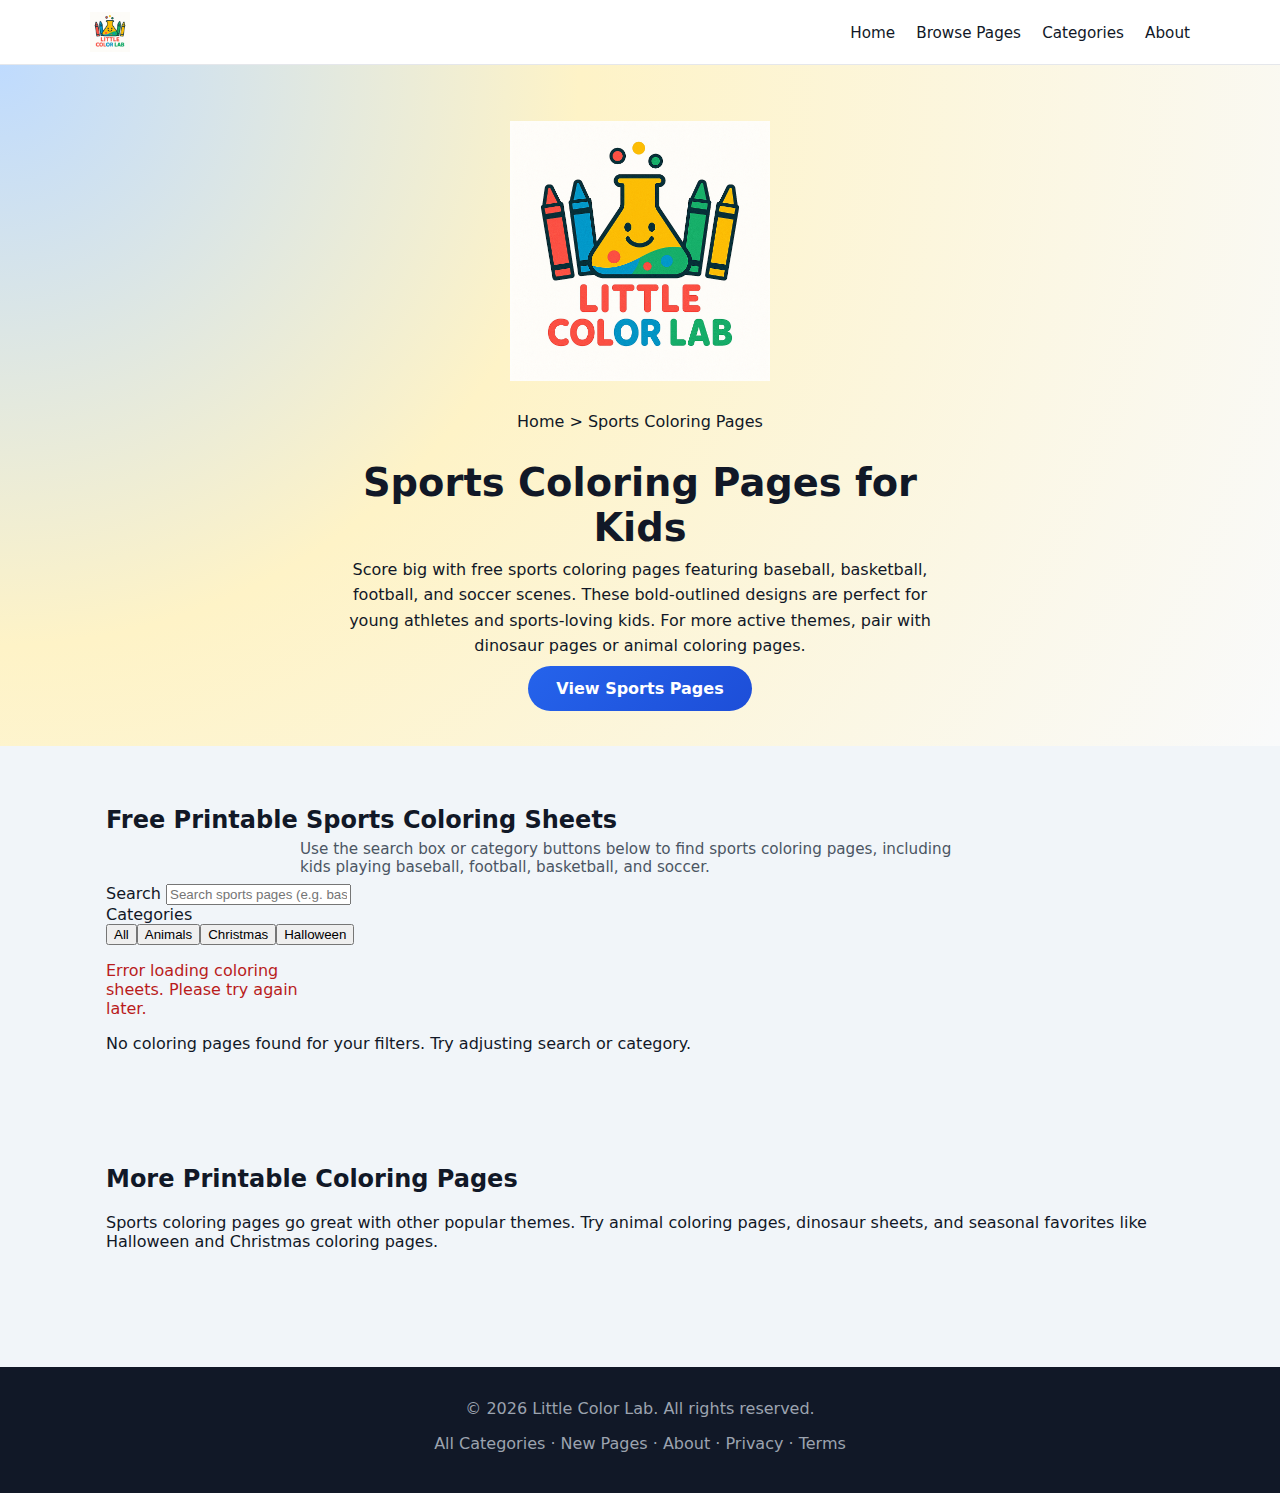
<file: sports-coloring-pages.html>
<!DOCTYPE html>
<html lang="en">
<head>
  <meta charset="UTF-8" />
  <title>Sports Coloring Pages | Little Color Lab</title>

  <meta name="viewport" content="width=device-width, initial-scale=1" />
  <meta
    name="description"
    content="Free printable sports coloring pages for kids. Baseball, football, soccer, and basketball coloring sheets with bold outlines for easy coloring."
  />
  <link rel="canonical" href="https://littlecolorlab.com/sports-coloring-pages.html" />
  <meta name="robots" content="index,follow" />

  <!-- Favicon bundle -->
  <link rel="apple-touch-icon" sizes="180x180" href="/apple-touch-icon.png" />
  <link rel="icon" type="image/png" sizes="96x96" href="/favicon-96x96.png" />
  <link rel="icon" type="image/svg+xml" href="/favicon.svg" />
  <link rel="shortcut icon" href="/favicon.ico" />
  <link rel="manifest" href="/site.webmanifest" />
  <meta name="theme-color" content="#ffffff" />

  <!-- Open Graph -->
  <meta property="og:title" content="Sports Coloring Pages | Little Color Lab" />
  <meta property="og:description" content="Free printable sports coloring sheets for kids—baseball, basketball, football, and soccer coloring pages." />
  <meta property="og:type" content="website" />
  <meta property="og:url" content="https://littlecolorlab.com/sports-coloring-pages.html" />
  <meta property="og:image" content="https://littlecolorlab.com/apple-touch-icon.png" />

  <!-- Breadcrumb structured data -->
  <script type="application/ld+json">
  {
    "@context": "https://schema.org",
    "@type": "BreadcrumbList",
    "itemListElement": [
      {
        "@type": "ListItem",
        "position": 1,
        "name": "Home",
        "item": "https://littlecolorlab.com/"
      },
      {
        "@type": "ListItem",
        "position": 2,
        "name": "Sports Coloring Pages",
        "item": "https://littlecolorlab.com/sports-coloring-pages.html"
      }
    ]
  }
  </script>

  <!-- Google AdSense -->
  <script async
    src="https://pagead2.googlesyndication.com/pagead/js/adsbygoogle.js?client=ca-pub-8509398148166447"
    crossorigin="anonymous">
  </script>

  <link rel="stylesheet" href="styles.css?v=4" />
</head>

<body data-default-category="Sports">
  <header class="site-header">
    <div class="container header-content">
      <div class="logo">
        <img src="/assets/logo/little-color-lab.png" alt="Little Color Lab Logo" class="site-logo" />
      </div>
      <nav class="main-nav">
        <a href="/">Home</a>
        <a href="/#browse">Browse Pages</a>
        <a href="/#categories">Categories</a>
        <a href="/about.html">About</a>
      </nav>
    </div>
  </header>

  <main>
    <!-- Hero -->
    <section class="hero">
      <div class="container hero-content">
        <img
          src="/assets/logo/little-color-lab.png"
          alt="Little Color Lab Logo"
          class="hero-logo"
          loading="lazy"
        />
        <div class="hero-text">
          <p class="breadcrumb">
            <a href="/">Home</a> &gt; Sports Coloring Pages
          </p>
          <h1>Sports Coloring Pages for Kids</h1>
          <p>
            Score big with free sports coloring pages featuring baseball, basketball, football,
            and soccer scenes. These bold-outlined designs are perfect for young athletes and
            sports-loving kids. For more active themes, pair with
            <a href="/dinosaurs-coloring-pages.html">dinosaur pages</a> or
            <a href="/animals-coloring-pages.html">animal coloring pages</a>.
          </p>
          <a href="#browse" class="btn-primary">View Sports Pages</a>
        </div>
      </div>
    </section>

    <!-- Browse Sports Pages -->
    <section id="browse" class="browse-section">
      <div class="container">
        <header class="section-header">
          <h2>Free Printable Sports Coloring Sheets</h2>
          <p>
            Use the search box or category buttons below to find sports coloring pages,
            including kids playing baseball, football, basketball, and soccer.
          </p>
        </header>

        <div class="filters">
          <div class="filter-group">
            <label for="search">Search</label>
            <input
              type="text"
              id="search"
              placeholder="Search sports pages (e.g. baseball, football, soccer)"
            />
          </div>

          <div class="filter-group">
            <span class="filter-label">Categories</span>
            <div id="category-buttons" class="category-buttons">
              <!-- Filled by JS -->
            </div>
          </div>
        </div>

        <div id="grid" class="sheet-grid"></div>
        <div id="emptyState" class="empty-state hidden">
          No coloring pages found for your filters. Try adjusting search or category.
        </div>
      </div>
    </section>

    <!-- Explore More Categories -->
    <section class="browse-section">
      <div class="container">
        <h2>More Printable Coloring Pages</h2>
        <p>
          Sports coloring pages go great with other popular themes. Try
          <a href="/animals-coloring-pages.html">animal coloring pages</a>,
          <a href="/dinosaurs-coloring-pages.html">dinosaur sheets</a>, and
          seasonal favorites like
          <a href="/halloween-coloring-pages.html">Halloween</a> and
          <a href="/christmas-coloring-pages.html">Christmas coloring pages</a>.
        </p>
      </div>
    </section>
  </main>

  <footer class="site-footer">
    <div class="container footer-content">
      <p>&copy; <span id="year"></span> Little Color Lab. All rights reserved.</p>
      <p>
        <a href="/#categories">All Categories</a> ·
        <a href="/#new">New Pages</a> ·
        <a href="/about.html">About</a> ·
        <a href="/privacy.html">Privacy</a> ·
        <a href="/terms.html">Terms</a>
      </p>
    </div>
  </footer>

  <script src="app.js?v=4"></script>
</body>
</html>
</file>
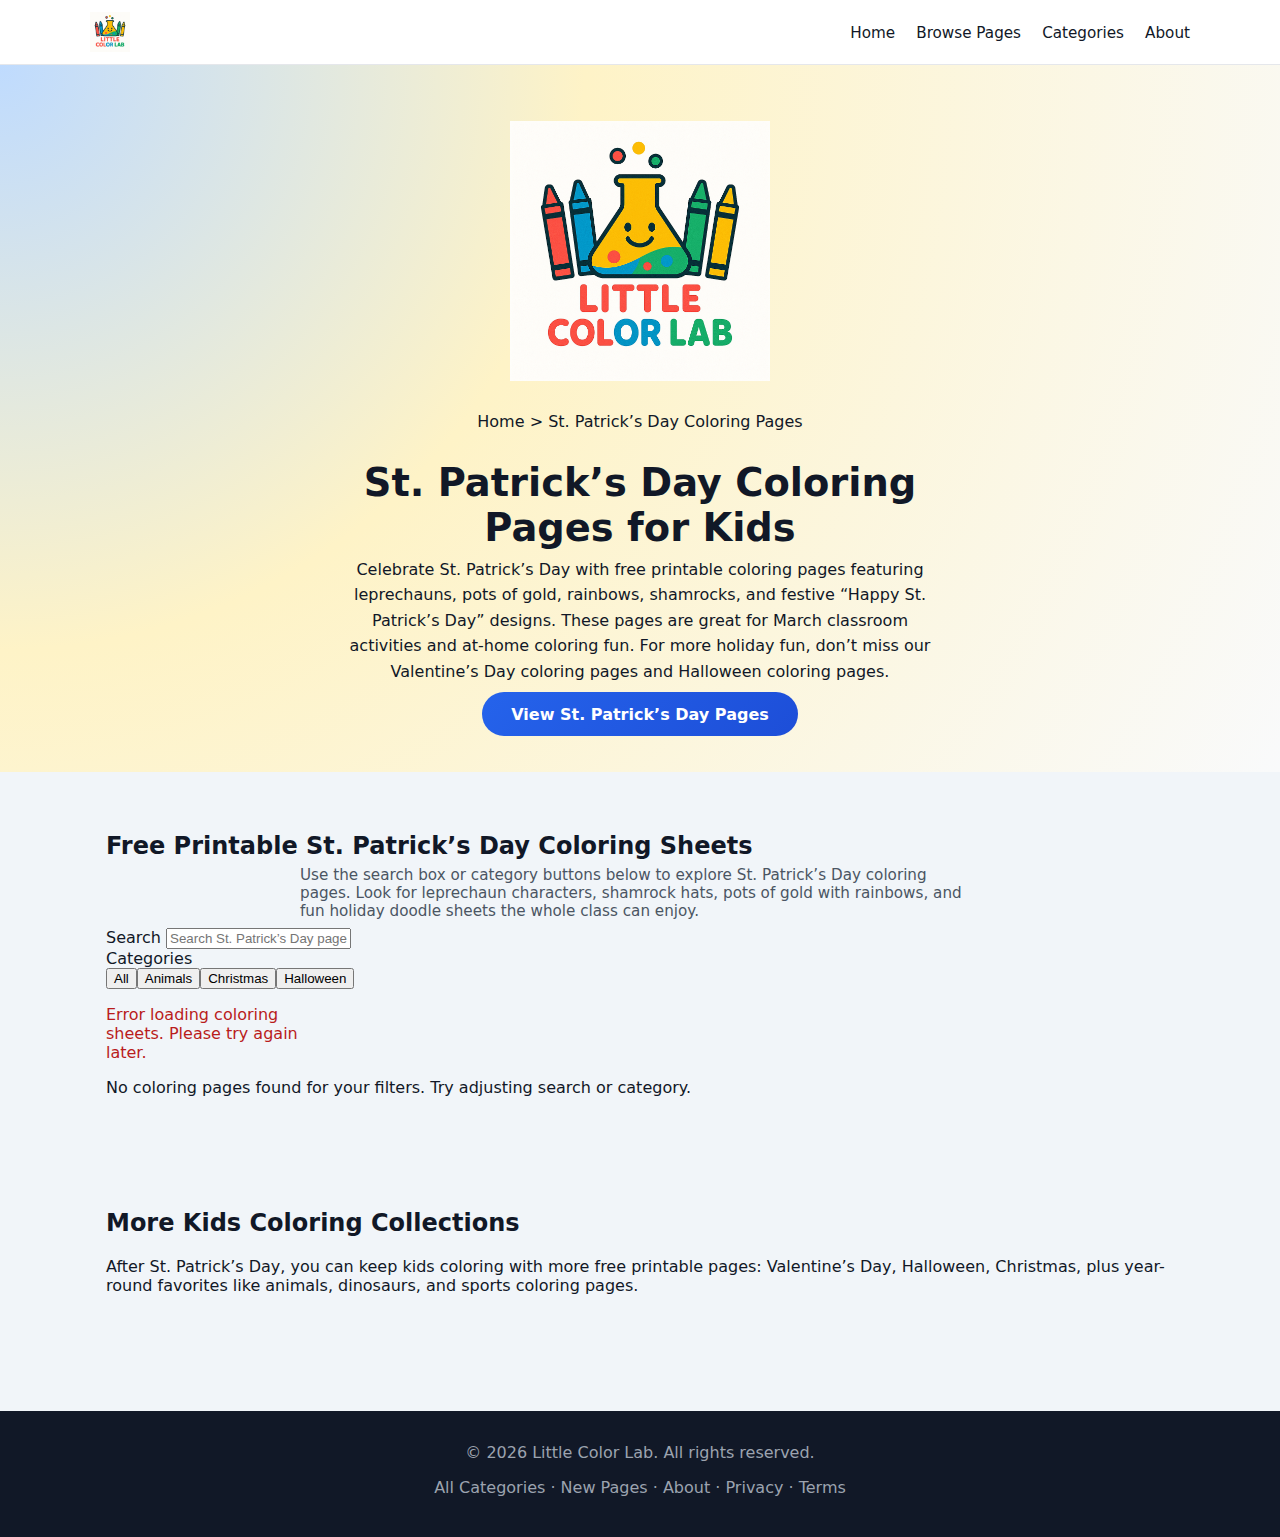
<file: stpatricksday-coloring-pages.html>
<!DOCTYPE html>
<html lang="en">
<head>
  <meta charset="UTF-8" />
  <title>St. Patrick’s Day Coloring Pages | Little Color Lab</title>

  <meta name="viewport" content="width=device-width, initial-scale=1" />
  <meta
    name="description"
    content="Free printable St. Patrick’s Day coloring pages for kids. Leprechauns, shamrocks, pots of gold, and rainbow coloring sheets perfect for March classroom celebrations."
  />
  <link rel="canonical" href="https://littlecolorlab.com/stpatricksday-coloring-pages.html" />
  <meta name="robots" content="index,follow" />

  <!-- Favicon bundle -->
  <link rel="apple-touch-icon" sizes="180x180" href="/apple-touch-icon.png" />
  <link rel="icon" type="image/png" sizes="96x96" href="/favicon-96x96.png" />
  <link rel="icon" type="image/svg+xml" href="/favicon.svg" />
  <link rel="shortcut icon" href="/favicon.ico" />
  <link rel="manifest" href="/site.webmanifest" />
  <meta name="theme-color" content="#ffffff" />

  <!-- Open Graph -->
  <meta property="og:title" content="St. Patrick’s Day Coloring Pages | Little Color Lab" />
  <meta property="og:description" content="Free printable St. Patrick’s Day coloring sheets—leprechauns, shamrocks, pots of gold, and rainbows for kids to color." />
  <meta property="og:type" content="website" />
  <meta property="og:url" content="https://littlecolorlab.com/stpatricksday-coloring-pages.html" />
  <meta property="og:image" content="https://littlecolorlab.com/apple-touch-icon.png" />

  <!-- Breadcrumb structured data -->
  <script type="application/ld+json">
  {
    "@context": "https://schema.org",
    "@type": "BreadcrumbList",
    "itemListElement": [
      {
        "@type": "ListItem",
        "position": 1,
        "name": "Home",
        "item": "https://littlecolorlab.com/"
      },
      {
        "@type": "ListItem",
        "position": 2,
        "name": "St. Patrick’s Day Coloring Pages",
        "item": "https://littlecolorlab.com/stpatricksday-coloring-pages.html"
      }
    ]
  }
  </script>

  <!-- Google AdSense -->
  <script async
    src="https://pagead2.googlesyndication.com/pagead/js/adsbygoogle.js?client=ca-pub-8509398148166447"
    crossorigin="anonymous">
  </script>

  <link rel="stylesheet" href="styles.css?v=4" />
</head>

<body data-default-category="StPatricks">
  <header class="site-header">
    <div class="container header-content">
      <div class="logo">
        <img src="/assets/logo/little-color-lab.png" alt="Little Color Lab Logo" class="site-logo" />
      </div>
      <nav class="main-nav">
        <a href="/">Home</a>
        <a href="/#browse">Browse Pages</a>
        <a href="/#categories">Categories</a>
        <a href="/about.html">About</a>
      </nav>
    </div>
  </header>

  <main>
    <!-- Hero -->
    <section class="hero">
      <div class="container hero-content">
        <img
          src="/assets/logo/little-color-lab.png"
          alt="Little Color Lab Logo"
          class="hero-logo"
          loading="lazy"
        />
        <div class="hero-text">
          <p class="breadcrumb">
            <a href="/">Home</a> &gt; St. Patrick’s Day Coloring Pages
          </p>
          <h1>St. Patrick’s Day Coloring Pages for Kids</h1>
          <p>
            Celebrate St. Patrick’s Day with free printable coloring pages featuring leprechauns,
            pots of gold, rainbows, shamrocks, and festive “Happy St. Patrick’s Day” designs.
            These pages are great for March classroom activities and at-home coloring fun.
            For more holiday fun, don’t miss our
            <a href="/valentines-coloring-pages.html">Valentine’s Day coloring pages</a> and
            <a href="/halloween-coloring-pages.html">Halloween coloring pages</a>.
          </p>
          <a href="#browse" class="btn-primary">View St. Patrick’s Day Pages</a>
        </div>
      </div>
    </section>

    <!-- Browse St. Patrick’s Pages -->
    <section id="browse" class="browse-section">
      <div class="container">
        <header class="section-header">
          <h2>Free Printable St. Patrick’s Day Coloring Sheets</h2>
          <p>
            Use the search box or category buttons below to explore St. Patrick’s Day coloring pages.
            Look for leprechaun characters, shamrock hats, pots of gold with rainbows, and fun
            holiday doodle sheets the whole class can enjoy.
          </p>
        </header>

        <div class="filters">
          <div class="filter-group">
            <label for="search">Search</label>
            <input
              type="text"
              id="search"
              placeholder="Search St. Patrick’s Day pages (e.g. leprechaun, shamrock, gold)"
            />
          </div>

          <div class="filter-group">
            <span class="filter-label">Categories</span>
            <div id="category-buttons" class="category-buttons">
              <!-- Filled by JS -->
            </div>
          </div>
        </div>

        <div id="grid" class="sheet-grid"></div>
        <div id="emptyState" class="empty-state hidden">
          No coloring pages found for your filters. Try adjusting search or category.
        </div>
      </div>
    </section>

    <!-- Explore More Categories -->
    <section class="browse-section">
      <div class="container">
        <h2>More Kids Coloring Collections</h2>
        <p>
          After St. Patrick’s Day, you can keep kids coloring with more free printable pages:
          <a href="/valentines-coloring-pages.html">Valentine’s Day</a>,
          <a href="/halloween-coloring-pages.html">Halloween</a>,
          <a href="/christmas-coloring-pages.html">Christmas</a>,
          plus year-round favorites like
          <a href="/animals-coloring-pages.html">animals</a>,
          <a href="/dinosaurs-coloring-pages.html">dinosaurs</a>, and
          <a href="/sports-coloring-pages.html">sports coloring pages</a>.
        </p>
      </div>
    </section>
  </main>

  <footer class="site-footer">
    <div class="container footer-content">
      <p>&copy; <span id="year"></span> Little Color Lab. All rights reserved.</p>
      <p>
        <a href="/#categories">All Categories</a> ·
        <a href="/#new">New Pages</a> ·
        <a href="/about.html">About</a> ·
        <a href="/privacy.html">Privacy</a> ·
        <a href="/terms.html">Terms</a>
      </p>
    </div>
  </footer>

  <script src="app.js?v=4"></script>
</body>
</html>
</file>
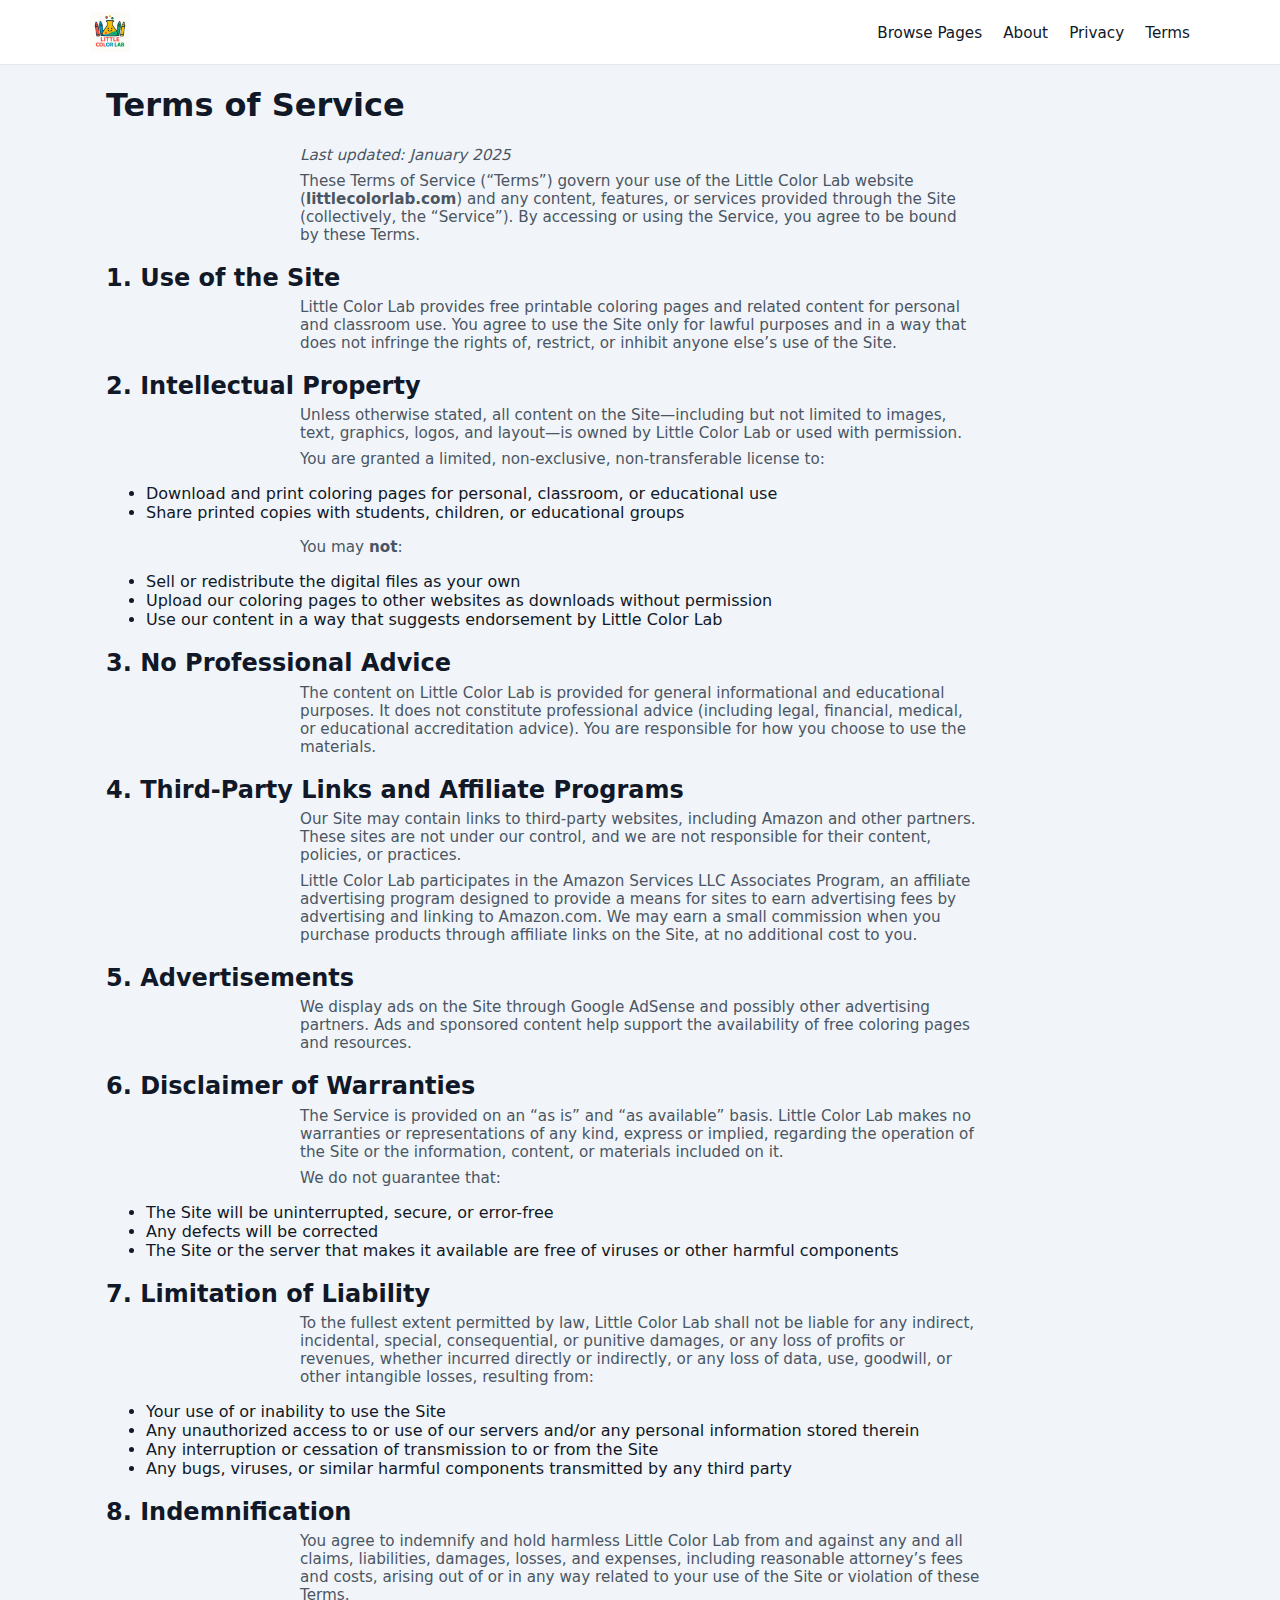
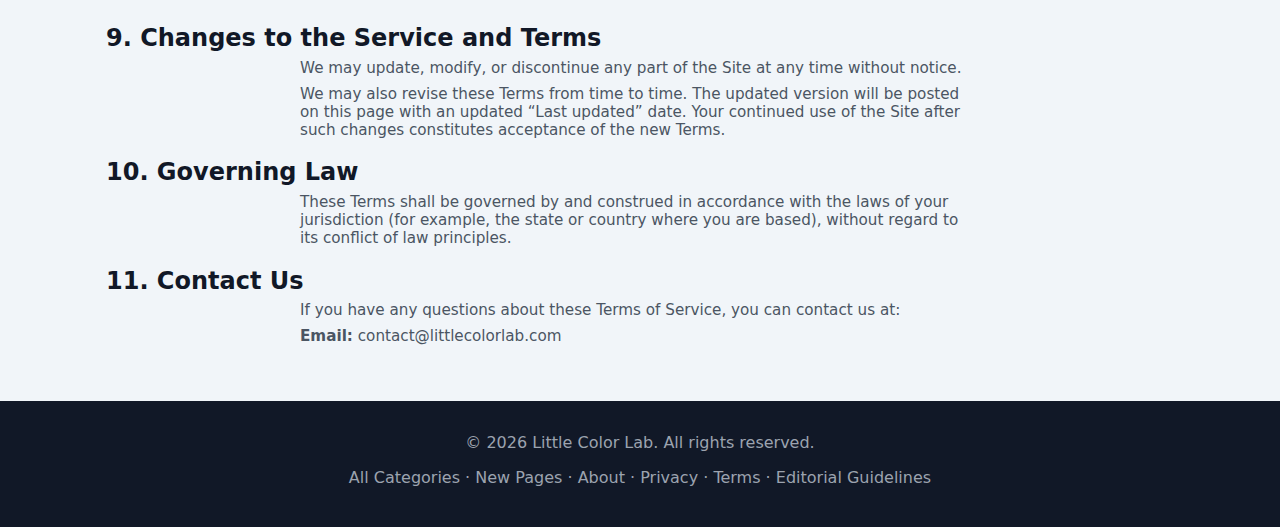
<file: terms.html>
<!DOCTYPE html>
<html lang="en">
<head>
  <meta charset="UTF-8" />
  <title>Terms of Service | Little Color Lab</title>

  <!-- Google AdSense -->
  <script async
    src="https://pagead2.googlesyndication.com/pagead/js/adsbygoogle.js?client=ca-pub-8509398148166447"
    crossorigin="anonymous">
  </script>

  <meta name="viewport" content="width=device-width, initial-scale=1" />
  <meta
    name="description"
    content="Read the Terms of Service for Little Color Lab. Understand how you may use our free printable coloring pages and the limitations of our service."
  />
  <meta name="robots" content="index,follow" />
  <meta name="author" content="Little Color Lab" />
  <link rel="canonical" href="https://littlecolorlab.com/terms.html" />

  <!-- Favicons / manifest -->
  <link rel="apple-touch-icon" sizes="180x180" href="/apple-touch-icon.png" />
  <link rel="icon" type="image/png" sizes="96x96" href="/favicon-96x96.png" />
  <link rel="icon" type="image/svg+xml" href="/favicon.svg" />
  <link rel="shortcut icon" href="/favicon.ico" />
  <link rel="manifest" href="/site.webmanifest" />
  <meta name="theme-color" content="#ffffff" />

  <!-- Open Graph -->
  <meta property="og:title" content="Terms of Service | Little Color Lab" />
  <meta property="og:description" content="Terms and conditions for using Little Color Lab and its free printable coloring pages." />
  <meta property="og:type" content="website" />
  <meta property="og:url" content="https://littlecolorlab.com/terms.html" />
  <meta property="og:image" content="https://littlecolorlab.com/apple-touch-icon.png" />

  <!-- Twitter -->
  <meta name="twitter:card" content="summary_large_image" />
  <meta name="twitter:title" content="Terms of Service | Little Color Lab" />
  <meta name="twitter:description" content="Read the Terms of Service for Little Color Lab." />
  <meta name="twitter:image" content="https://littlecolorlab.com/apple-touch-icon.png" />

  <link rel="stylesheet" href="styles.css?v=3" />
</head>

<body>
  <header class="site-header">
    <div class="container header-content">
      <div class="logo">
        <a href="/">
          <img src="/assets/logo/little-color-lab.png" alt="Little Color Lab Logo" class="site-logo" />
        </a>
      </div>
      <nav class="main-nav">
        <a href="/#browse">Browse Pages</a>
        <a href="/about.html">About</a>
        <a href="/privacy.html">Privacy</a>
        <a href="/terms.html">Terms</a>
      </nav>
    </div>
  </header>

  <main>
    <section class="about-section">
      <div class="container">
        <h1>Terms of Service</h1>
        <p><em>Last updated: January 2025</em></p>

        <p>
          These Terms of Service (“Terms”) govern your use of the Little Color Lab website
          (<strong>littlecolorlab.com</strong>) and any content, features, or services provided
          through the Site (collectively, the “Service”). By accessing or using the Service,
          you agree to be bound by these Terms.
        </p>

        <h2>1. Use of the Site</h2>
        <p>
          Little Color Lab provides free printable coloring pages and related content for
          personal and classroom use. You agree to use the Site only for lawful purposes and
          in a way that does not infringe the rights of, restrict, or inhibit anyone else’s
          use of the Site.
        </p>

        <h2>2. Intellectual Property</h2>
        <p>
          Unless otherwise stated, all content on the Site—including but not limited to images,
          text, graphics, logos, and layout—is owned by Little Color Lab or used with permission.
        </p>
        <p>
          You are granted a limited, non-exclusive, non-transferable license to:
        </p>
        <ul>
          <li>Download and print coloring pages for personal, classroom, or educational use</li>
          <li>Share printed copies with students, children, or educational groups</li>
        </ul>
        <p>
          You may <strong>not</strong>:
        </p>
        <ul>
          <li>Sell or redistribute the digital files as your own</li>
          <li>Upload our coloring pages to other websites as downloads without permission</li>
          <li>Use our content in a way that suggests endorsement by Little Color Lab</li>
        </ul>

        <h2>3. No Professional Advice</h2>
        <p>
          The content on Little Color Lab is provided for general informational and educational
          purposes. It does not constitute professional advice (including legal, financial,
          medical, or educational accreditation advice). You are responsible for how you choose
          to use the materials.
        </p>

        <h2>4. Third-Party Links and Affiliate Programs</h2>
        <p>
          Our Site may contain links to third-party websites, including Amazon and other partners.
          These sites are not under our control, and we are not responsible for their content,
          policies, or practices.
        </p>
        <p>
          Little Color Lab participates in the Amazon Services LLC Associates Program, an
          affiliate advertising program designed to provide a means for sites to earn advertising
          fees by advertising and linking to Amazon.com. We may earn a small commission when you
          purchase products through affiliate links on the Site, at no additional cost to you.
        </p>

        <h2>5. Advertisements</h2>
        <p>
          We display ads on the Site through Google AdSense and possibly other advertising
          partners. Ads and sponsored content help support the availability of free coloring
          pages and resources.
        </p>

        <h2>6. Disclaimer of Warranties</h2>
        <p>
          The Service is provided on an “as is” and “as available” basis. Little Color Lab
          makes no warranties or representations of any kind, express or implied, regarding
          the operation of the Site or the information, content, or materials included on it.
        </p>
        <p>
          We do not guarantee that:
        </p>
        <ul>
          <li>The Site will be uninterrupted, secure, or error-free</li>
          <li>Any defects will be corrected</li>
          <li>The Site or the server that makes it available are free of viruses or other harmful components</li>
        </ul>

        <h2>7. Limitation of Liability</h2>
        <p>
          To the fullest extent permitted by law, Little Color Lab shall not be liable for any
          indirect, incidental, special, consequential, or punitive damages, or any loss of
          profits or revenues, whether incurred directly or indirectly, or any loss of data,
          use, goodwill, or other intangible losses, resulting from:
        </p>
        <ul>
          <li>Your use of or inability to use the Site</li>
          <li>Any unauthorized access to or use of our servers and/or any personal information stored therein</li>
          <li>Any interruption or cessation of transmission to or from the Site</li>
          <li>Any bugs, viruses, or similar harmful components transmitted by any third party</li>
        </ul>

        <h2>8. Indemnification</h2>
        <p>
          You agree to indemnify and hold harmless Little Color Lab from and against any and all
          claims, liabilities, damages, losses, and expenses, including reasonable attorney’s fees
          and costs, arising out of or in any way related to your use of the Site or violation of
          these Terms.
        </p>

        <h2>9. Changes to the Service and Terms</h2>
        <p>
          We may update, modify, or discontinue any part of the Site at any time without notice.
        </p>
        <p>
          We may also revise these Terms from time to time. The updated version will be posted on
          this page with an updated “Last updated” date. Your continued use of the Site after such
          changes constitutes acceptance of the new Terms.
        </p>

        <h2>10. Governing Law</h2>
        <p>
          These Terms shall be governed by and construed in accordance with the laws of your
          jurisdiction (for example, the state or country where you are based), without regard to
          its conflict of law principles.
        </p>

        <h2>11. Contact Us</h2>
        <p>
          If you have any questions about these Terms of Service, you can contact us at:
        </p>
        <p>
          <strong>Email:</strong>
          <a href="mailto:contact@littlecolorlab.com">contact@littlecolorlab.com</a>
        </p>
      </div>
    </section>
  </main>

<!-- Footer -->
<footer class="site-footer">
  <div class="container footer-content">
    <p>&copy; <span id="year"></span> Little Color Lab. All rights reserved.</p>
    <p>
      <a href="/#categories">All Categories</a> ·
      <a href="/#new">New Pages</a> ·
      <a href="/about.html">About</a> ·
      <a href="/privacy.html">Privacy</a> ·
      <a href="/terms.html">Terms</a> ·
      <a href="/editorial-guidelines.html">Editorial Guidelines</a>
    </p>
  </div>
</footer>

  <script src="app.js?v=3"></script>
</body>
</html>
</file>
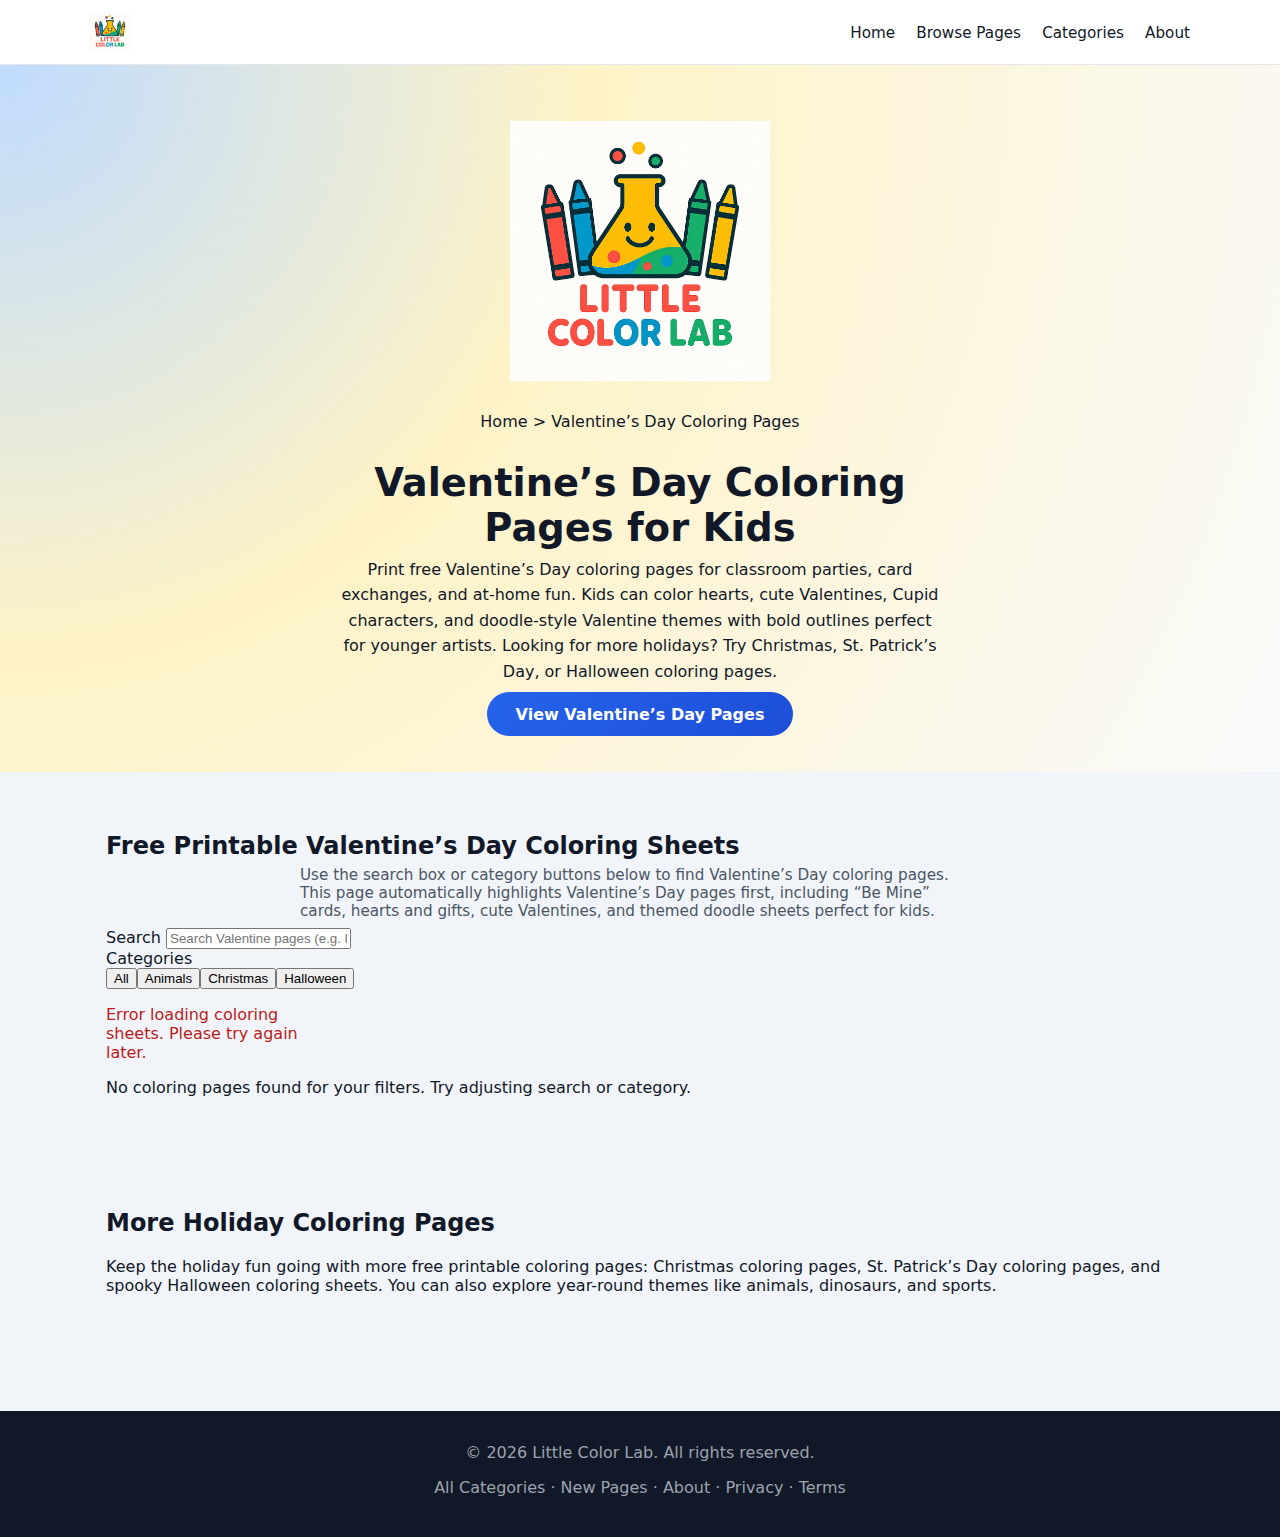
<file: valentines-coloring-pages.html>
<!DOCTYPE html>
<html lang="en">
<head>
  <meta charset="UTF-8" />
  <title>Valentine’s Day Coloring Pages | Little Color Lab</title>

  <meta name="viewport" content="width=device-width, initial-scale=1" />
  <meta
    name="description"
    content="Free printable Valentine’s Day coloring pages for kids. Hearts, cute characters, cards, gifts, and Valentine doodle sheets—perfect for classroom parties and at-home coloring fun."
  />
  <link rel="canonical" href="https://littlecolorlab.com/valentines-coloring-pages.html" />
  <meta name="robots" content="index,follow" />

  <!-- Favicon bundle -->
  <link rel="apple-touch-icon" sizes="180x180" href="/apple-touch-icon.png" />
  <link rel="icon" type="image/png" sizes="96x96" href="/favicon-96x96.png" />
  <link rel="icon" type="image/svg+xml" href="/favicon.svg" />
  <link rel="shortcut icon" href="/favicon.ico" />
  <link rel="manifest" href="/site.webmanifest" />
  <meta name="theme-color" content="#ffffff" />

  <!-- Open Graph -->
  <meta property="og:title" content="Valentine’s Day Coloring Pages | Little Color Lab" />
  <meta property="og:description" content="Free printable Valentine’s Day coloring sheets for kids—hearts, cute Valentines, and fun doodles ready to print for school or home." />
  <meta property="og:type" content="website" />
  <meta property="og:url" content="https://littlecolorlab.com/valentines-coloring-pages.html" />
  <meta property="og:image" content="https://littlecolorlab.com/apple-touch-icon.png" />

  <!-- Breadcrumb structured data -->
  <script type="application/ld+json">
  {
    "@context": "https://schema.org",
    "@type": "BreadcrumbList",
    "itemListElement": [
      {
        "@type": "ListItem",
        "position": 1,
        "name": "Home",
        "item": "https://littlecolorlab.com/"
      },
      {
        "@type": "ListItem",
        "position": 2,
        "name": "Valentine’s Day Coloring Pages",
        "item": "https://littlecolorlab.com/valentines-coloring-pages.html"
      }
    ]
  }
  </script>

  <!-- Google AdSense -->
  <script async
    src="https://pagead2.googlesyndication.com/pagead/js/adsbygoogle.js?client=ca-pub-8509398148166447"
    crossorigin="anonymous">
  </script>

  <link rel="stylesheet" href="styles.css?v=4" />
</head>

<body data-default-category="Valentine's Day">
  <header class="site-header">
    <div class="container header-content">
      <div class="logo">
        <img src="/assets/logo/little-color-lab.png" alt="Little Color Lab Logo" class="site-logo" />
      </div>
      <nav class="main-nav">
        <a href="/">Home</a>
        <a href="/#browse">Browse Pages</a>
        <a href="/#categories">Categories</a>
        <a href="/about.html">About</a>
      </nav>
    </div>
  </header>

  <main>
    <!-- Hero -->
    <section class="hero">
      <div class="container hero-content">
        <img
          src="/assets/logo/little-color-lab.png"
          alt="Little Color Lab Logo"
          class="hero-logo"
          loading="lazy"
        />
        <div class="hero-text">
          <p class="breadcrumb">
            <a href="/">Home</a> &gt; Valentine’s Day Coloring Pages
          </p>
          <h1>Valentine’s Day Coloring Pages for Kids</h1>
          <p>
            Print free Valentine’s Day coloring pages for classroom parties, card exchanges,
            and at-home fun. Kids can color hearts, cute Valentines, Cupid characters, and
            doodle-style Valentine themes with bold outlines perfect for younger artists.
            Looking for more holidays? Try
            <a href="/christmas-coloring-pages.html">Christmas</a>,
            <a href="/stpatricksday-coloring-pages.html">St. Patrick’s Day</a>, or
            <a href="/halloween-coloring-pages.html">Halloween coloring pages</a>.
          </p>
          <a href="#browse" class="btn-primary">View Valentine’s Day Pages</a>
        </div>
      </div>
    </section>

    <!-- Browse Valentine’s Pages -->
    <section id="browse" class="browse-section">
      <div class="container">
        <header class="section-header">
          <h2>Free Printable Valentine’s Day Coloring Sheets</h2>
          <p>
            Use the search box or category buttons below to find Valentine’s Day coloring pages.
            This page automatically highlights Valentine’s Day pages first, including “Be Mine”
            cards, hearts and gifts, cute Valentines, and themed doodle sheets perfect for kids.
          </p>
        </header>

        <div class="filters">
          <div class="filter-group">
            <label for="search">Search</label>
            <input
              type="text"
              id="search"
              placeholder="Search Valentine pages (e.g. hearts, cupid, be mine)"
            />
          </div>

          <div class="filter-group">
            <span class="filter-label">Categories</span>
            <div id="category-buttons" class="category-buttons">
              <!-- Filled by JS -->
            </div>
          </div>
        </div>

        <div id="grid" class="sheet-grid"></div>
        <div id="emptyState" class="empty-state hidden">
          No coloring pages found for your filters. Try adjusting search or category.
        </div>
      </div>
    </section>

    <!-- Explore More Categories -->
    <section class="browse-section">
      <div class="container">
        <h2>More Holiday Coloring Pages</h2>
        <p>
          Keep the holiday fun going with more free printable coloring pages:
          <a href="/christmas-coloring-pages.html">Christmas coloring pages</a>,
          <a href="/stpatricksday-coloring-pages.html">St. Patrick’s Day coloring pages</a>,
          and spooky <a href="/halloween-coloring-pages.html">Halloween coloring sheets</a>.
          You can also explore year-round themes like
          <a href="/animals-coloring-pages.html">animals</a>,
          <a href="/dinosaurs-coloring-pages.html">dinosaurs</a>, and
          <a href="/sports-coloring-pages.html">sports</a>.
        </p>
      </div>
    </section>
  </main>

  <footer class="site-footer">
    <div class="container footer-content">
      <p>&copy; <span id="year"></span> Little Color Lab. All rights reserved.</p>
      <p>
        <a href="/#categories">All Categories</a> ·
        <a href="/#new">New Pages</a> ·
        <a href="/about.html">About</a> ·
        <a href="/privacy.html">Privacy</a> ·
        <a href="/terms.html">Terms</a>
      </p>
    </div>
  </footer>

  <script src="app.js?v=4"></script>
</body>
</html>
</file>
<file: styles.css>
/* ------------------------------ */
/* Global Reset & Base Styles     */
/* ------------------------------ */

*,
*::before,
*::after {
  box-sizing: border-box;
}

body {
  margin: 0;
  font-family: system-ui, -apple-system, BlinkMacSystemFont, "Segoe UI", sans-serif;
  background: #f1f5f9;
  color: #111827;
}

a {
  color: inherit;
  text-decoration: none;
}

/* ✅ CRITICAL IMAGE FIX */
img {
  max-width: 100%;
  height: auto;          /* prevents stretching */
  display: block;
}

.container {
  width: 100%;
  max-width: 1100px;
  margin: 0 auto;
  padding: 0 1rem;
}

main {
  padding-bottom: 3rem;
}

/* ------------------------------ */
/* Shared Section Typography      */
/* ------------------------------ */

.section-header h2,
.category-landing-links h2,
.supplies-section h2,
.new-section h2,
.about-section h2 {
  font-size: 1.5rem;
  margin-bottom: 0.4rem;
}

.section-header p,
.category-landing-links p,
.supplies-section p,
.new-section p,
.about-section p {
  color: #4b5563;
  font-size: 0.95rem;
  max-width: 680px;
  margin: 0.25rem auto 0.5rem auto;
}

/* ------------------------------ */
/* Header                         */
/* ------------------------------ */

.site-header {
  background: #ffffff;
  border-bottom: 1px solid #e5e7eb;
  position: sticky;
  top: 0;
  z-index: 10;
}

.header-content {
  display: flex;
  align-items: center;
  justify-content: space-between;
  padding: 0.75rem 0;
}

.site-logo {
  height: 40px;
  width: auto;
  object-fit: contain;
}

.main-nav a {
  margin-left: 1rem;
  font-size: 0.95rem;
}

.main-nav a:hover {
  text-decoration: underline;
}

/* ------------------------------ */
/* Hero Section                   */
/* ------------------------------ */

.hero {
  background: radial-gradient(circle at top left, #bfdbfe 0, #fef3c7 40%, #f9fafb 100%);
  padding: 3.5rem 0 3rem;
  text-align: center;
}

.hero-content {
  display: flex;
  flex-direction: column;
  align-items: center;
  gap: 1.75rem;
}

.hero-logo {
  height: 260px;
  width: auto;
  object-fit: contain;
}

.hero h1 {
  font-size: 2.4rem;
  margin-bottom: 0.4rem;
  max-width: 640px;
}

/* ✅ FIX: give the paragraph breathing room + remove fixed width */
.hero p {
  max-width: 600px;
  margin: 0 auto 1.25rem;  /* <-- prevents button from crowding/overlapping */
  font-size: 1rem;
  line-height: 1.6;
  width: 100%;             /* <-- no fixed 480px */
}

/* ------------------------------ */
/* Buttons                        */
/* ------------------------------ */

.btn-primary {
  margin-top: 1.1rem;
  padding: 0.8rem 1.8rem;
  border-radius: 999px;
  background: linear-gradient(135deg, #2563eb, #1d4ed8);
  color: #ffffff;
  font-weight: 600;
  border: none;
  cursor: pointer;
}

.btn-primary:hover {
  background: linear-gradient(135deg, #1d4ed8, #1e40af);
}

/* ------------------------------ */
/* Category Landing               */
/* ------------------------------ */

.category-landing-links {
  padding: 2.5rem 0;
  text-align: center;
}

.category-grid {
  display: grid;
  grid-template-columns: repeat(auto-fill, minmax(140px, 1fr));
  gap: 0.85rem;
  margin-top: 1.4rem;
}

.category-link {
  padding: 0.85rem;
  background: #ffffff;
  border-radius: 0.75rem;
  border: 1px solid #e5e7eb;
  font-weight: 600;
  color: #2563eb;
}

.category-link:hover {
  background: #eff6ff;
}

/* ------------------------------ */
/* Browse Section                 */
/* ------------------------------ */

.browse-section {
  padding: 2.5rem 0 3.25rem;
}

.sheet-grid {
  display: grid;
  grid-template-columns: repeat(auto-fill, minmax(180px, 1fr));
  gap: 1rem;
}

/* ------------------------------ */
/* Sheet Cards                    */
/* ------------------------------ */

.sheet-card {
  background: #ffffff;
  border-radius: 0.75rem;
  border: 1px solid #e5e7eb;
  padding: 0.9rem;
  display: flex;
  flex-direction: column;
  gap: 0.5rem;
}

/* ✅ UNIFORM THUMB FRAME */
.sheet-card-image {
  background: #f9fafb;
  border-radius: 0.5rem;
  padding: 0.4rem;
  aspect-ratio: 3 / 4;          /* printable page ratio */
  display: grid;
  place-items: center;
  overflow: hidden;
}

.sheet-card-image img {
  width: 100%;
  height: 100%;
  object-fit: contain;          /* no stretching */
}

.sheet-card-title {
  font-size: 0.98rem;
  font-weight: 600;
}

.sheet-card-meta {
  font-size: 0.8rem;
  color: #6b7280;
}

.sheet-card-actions {
  display: flex;
  gap: 0.5rem;
}

/* ------------------------------ */
/* New Coloring Pages Section     */
/* ------------------------------ */

.new-section {
  padding: 2.5rem 0 3rem;
  border-top: 1px solid #e5e7eb;
  text-align: center;
}

.new-grid {
  margin-top: 1.5rem;
  display: grid;
  grid-template-columns: repeat(auto-fill, minmax(180px, 1fr));
  gap: 1rem;
}

.new-card {
  background: #ffffff;
  border: 1px solid #e5e7eb;
  border-radius: 0.75rem;
  padding: 0.85rem;
  display: flex;
  flex-direction: column;
  gap: 0.5rem;
}

/* ✅ MATCH THUMB BEHAVIOR */
.new-card img {
  width: 100%;
  height: auto;
  aspect-ratio: 3 / 4;
  object-fit: contain;
  background: #f9fafb;
  border-radius: 0.375rem;
  padding: 0.25rem;
}

.new-card-title {
  font-size: 0.95rem;
  font-weight: 600;
}

/* ------------------------------ */
/* About Section Image Fix        */
/* ------------------------------ */

/* ✅ FIX: keep About logo from being enormous */
.footer-logo {
  height: 140px;
  width: auto;
  max-width: 260px;
  object-fit: contain;
  margin: 0 auto 1rem auto;
}

/* ------------------------------ */
/* Footer                         */
/* ------------------------------ */

.site-footer {
  background: #111827;
  color: #9ca3af;
  padding: 1rem 0 1.5rem;
  text-align: center;
}

/* ------------------------------ */
/* Responsive                     */
/* ------------------------------ */

@media (max-width: 768px) {
  .hero h1 {
    font-size: 1.8rem;
  }

  .hero p {
    width: 100%;
    max-width: 340px;
  }
}
</file>
